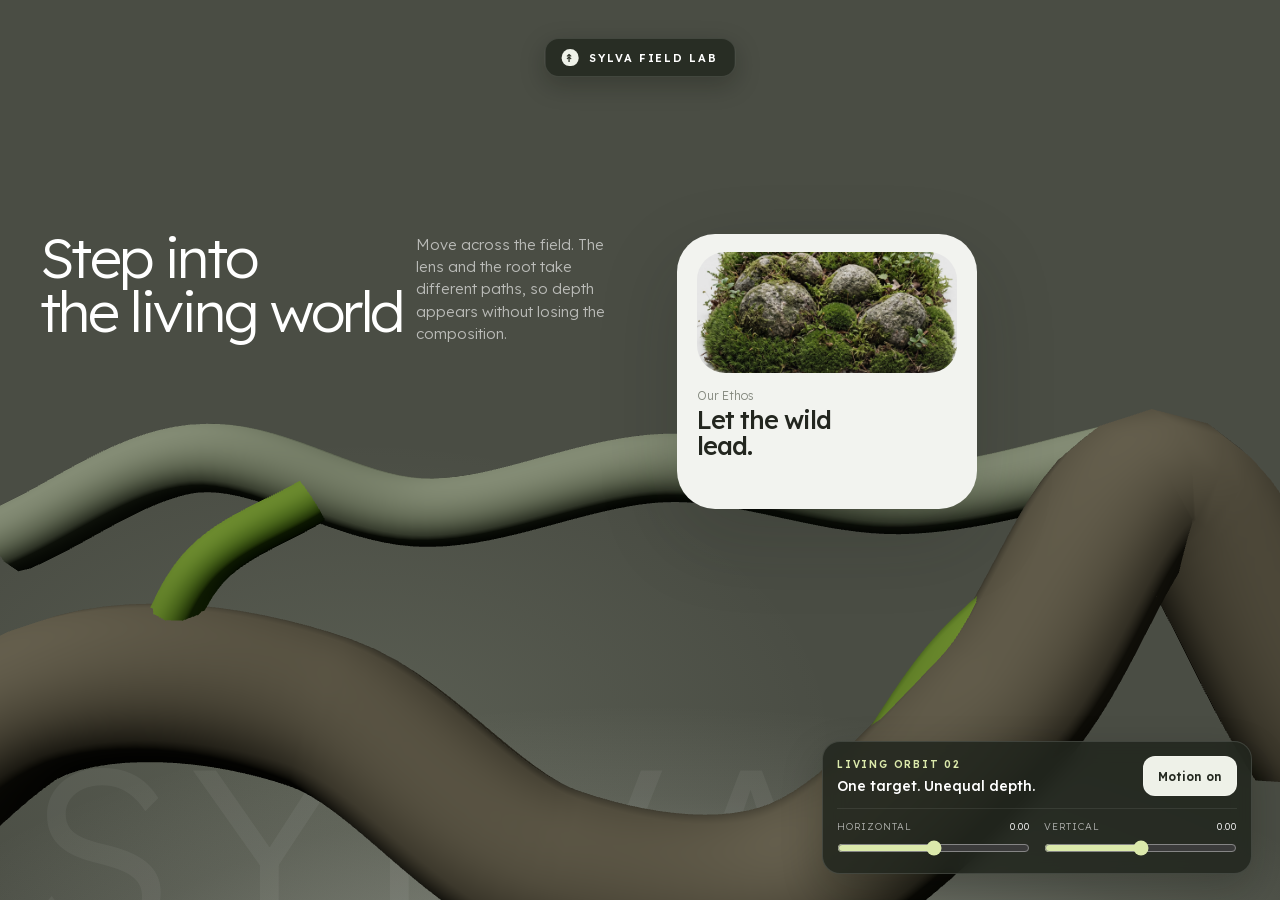
<file: .claude/skills/add-mouse-driven-orbit/demo/index.html>
<!doctype html>
<html lang="en">
<head>
  <meta charset="utf-8">
  <meta name="viewport" content="width=device-width, initial-scale=1">
  <title>Sylva — Living Orbit</title>
  <meta name="description" content="A damped pointer target creates shallow camera and object orbit depth.">
  <style>
    @font-face{font-family:Lexend;src:url("assets/lexend-latin.woff2") format("woff2");font-weight:100 900;font-display:swap}
    :root{color-scheme:dark;--field:#4a4d44;--ink:#fff;--soft:rgba(255,255,255,.62);--line:rgba(255,255,255,.08);--card:#f2f3ef;--card-ink:#23261f;--accent:#dbe9ab;--px:0;--py:0}
    *{box-sizing:border-box}html,body{margin:0;width:100%;height:100%;overflow:hidden;background:#3d4039}body{font-family:Lexend,system-ui,sans-serif;color:var(--ink);font-weight:300}
    button,input{font:inherit}
    .hero{position:relative;isolation:isolate;min-height:100svh;overflow:hidden;background:radial-gradient(72% 44% at 50% 117%,rgba(238,243,231,.48),rgba(238,243,231,.08) 65%,transparent 88%),radial-gradient(52% 46% at 28% 82%,rgba(224,236,207,.11),transparent 72%),var(--field)}
    .hero::before{content:"";position:absolute;inset:0;z-index:1;pointer-events:none;background:linear-gradient(90deg,transparent calc(25% - .5px),var(--line) 25%,transparent calc(25% + .5px),transparent calc(50% - .5px),var(--line) 50%,transparent calc(50% + .5px),transparent calc(75% - .5px),var(--line) 75%,transparent calc(75% + .5px))}
    canvas{position:absolute;inset:0;width:100%;height:100%;z-index:2;pointer-events:none}
    .brand{position:absolute;z-index:5;top:38px;left:50%;transform:translateX(-50%) translate3d(calc(var(--px)*-3px),calc(var(--py)*-2px),0);display:flex;align-items:center;gap:10px;padding:10px 16px;border:1px solid rgba(255,255,255,.12);border-radius:14px;background:rgba(31,37,28,.78);box-shadow:0 8px 24px rgba(10,14,8,.26);font-size:11px;font-weight:600;letter-spacing:.18em;text-transform:uppercase}
    .brand i{width:17px;height:17px;border-radius:50% 50% 45% 45%;display:grid;place-items:center;background:#eff2e9;color:#2e3329;font-style:normal}
    .copy{position:absolute;z-index:4;left:3.1vw;top:25.5%;max-width:440px;transform:translate3d(calc(var(--px)*8px),calc(var(--py)*5px),0)}
    h1{margin:0;font-size:clamp(46px,4.45vw,72px);font-weight:300;line-height:.95;letter-spacing:-.045em}
    .lede{position:absolute;z-index:4;left:32.5%;top:26%;width:210px;margin:0;color:var(--soft);font-size:15px;line-height:1.48;transform:translate3d(calc(var(--px)*5px),calc(var(--py)*3px),0)}
    .card{position:absolute;z-index:3;right:23.7%;top:26%;width:300px;height:275px;padding:18px 20px;border-radius:38px;background:var(--card);color:var(--card-ink);box-shadow:0 28px 80px rgba(24,27,20,.18);transform:translate3d(calc(var(--px)*-10px),calc(var(--py)*-6px),0)}
    .card img{width:100%;height:121px;object-fit:cover;border-radius:28px;display:block}
    .eyebrow{margin:15px 0 4px;color:#85897f;font-size:12px}.card h2{max-width:160px;margin:0;font-size:25px;line-height:1.02;font-weight:500;letter-spacing:-.04em}
    .ghost{position:absolute;z-index:1;left:2%;bottom:-48px;color:rgba(255,255,255,.055);font-size:clamp(120px,19vw,300px);line-height:.8;letter-spacing:.08em;white-space:nowrap}
    .instrument{position:absolute;z-index:6;right:28px;bottom:26px;width:min(430px,calc(100% - 36px));padding:14px;border:1px solid rgba(255,255,255,.13);border-radius:18px;background:rgba(33,38,30,.86);box-shadow:0 16px 40px rgba(12,15,10,.24);backdrop-filter:blur(10px)}
    .instrument-head{display:flex;align-items:center;justify-content:space-between;gap:14px}.kicker{margin:0 0 4px;color:var(--accent);font-size:10px;font-weight:600;letter-spacing:.18em;text-transform:uppercase}.instrument strong{font-size:14px;font-weight:500}
    .motion{min-height:40px;padding:0 14px;border:1px solid rgba(255,255,255,.2);border-radius:12px;background:#eef1e8;color:#252a21;font-weight:600;font-size:12px;cursor:pointer}
    .sliders{display:grid;grid-template-columns:1fr 1fr;gap:14px;margin-top:12px;padding-top:11px;border-top:1px solid var(--line)}
    label{display:grid;grid-template-columns:1fr auto;gap:4px 10px;color:var(--soft);font-size:10px;letter-spacing:.08em;text-transform:uppercase}output{color:#fff;font-variant-numeric:tabular-nums}
    input[type=range]{grid-column:1/-1;width:100%;height:22px;margin:0;accent-color:#dbe9ab;cursor:pointer}
    button:focus-visible,input:focus-visible{outline:3px solid #efffa8;outline-offset:3px}
    .sr{position:absolute;width:1px;height:1px;padding:0;margin:-1px;overflow:hidden;clip:rect(0,0,0,0);white-space:nowrap;border:0}
    @media(max-width:700px){
      .hero{min-height:844px}.brand{top:22px}.copy{left:24px;right:24px;top:112px}.copy h1{font-size:52px;max-width:345px}.lede{left:24px;top:235px;width:310px;font-size:14px}
      .card{right:22px;top:335px;width:236px;height:218px;padding:13px;border-radius:30px}.card img{height:96px;border-radius:22px}.card .eyebrow{margin-top:10px}.card h2{font-size:20px}
      .instrument{right:18px;bottom:18px}.ghost{bottom:140px;left:-10px;font-size:112px}
    }
  </style>
</head>
<body>
  <main class="hero" id="hero">
    <canvas id="scene" aria-hidden="true"></canvas>
    <div class="brand"><i aria-hidden="true">↟</i> Sylva field lab</div>
    <div class="copy"><h1>Step into<br>the living world</h1></div>
    <p class="lede">Move across the field. The lens and the root take different paths, so depth appears without losing the composition.</p>
    <article class="card">
      <img src="assets/card-ethos.jpg" alt="Moss and lichen growing over rounded stones">
      <p class="eyebrow">Our Ethos</p><h2>Let the wild lead.</h2>
    </article>
    <div class="ghost" aria-hidden="true">SYLVA</div>
    <section class="instrument" aria-labelledby="instrument-title">
      <div class="instrument-head">
        <div><p class="kicker">Living orbit 02</p><strong id="instrument-title">One target. Unequal depth.</strong></div>
        <button class="motion" id="motion" type="button" aria-pressed="true">Motion on</button>
      </div>
      <div class="sliders">
        <label for="axis-x">Horizontal <output id="out-x">0.00</output><input id="axis-x" type="range" min="-1" max="1" step=".01" value="0"></label>
        <label for="axis-y">Vertical <output id="out-y">0.00</output><input id="axis-y" type="range" min="-1" max="1" step=".01" value="0"></label>
      </div>
    </section>
    <p class="sr" id="status" aria-live="polite"></p>
  </main>
  <script src="assets/three.min.js"></script>
  <script>
  (() => {
    "use strict";
    const hero=document.querySelector("#hero"),canvas=document.querySelector("#scene");
    const motionButton=document.querySelector("#motion"),axisX=document.querySelector("#axis-x"),axisY=document.querySelector("#axis-y");
    const outX=document.querySelector("#out-x"),outY=document.querySelector("#out-y"),status=document.querySelector("#status");
    const reduced=new URLSearchParams(location.search).get("reduced")==="1"||matchMedia("(prefers-reduced-motion: reduce)").matches;
    const renderer=new THREE.WebGLRenderer({canvas,alpha:true,antialias:true});
    renderer.setClearColor(0x000000,0);renderer.setPixelRatio(Math.min(devicePixelRatio||1,2));
    if("outputEncoding" in renderer)renderer.outputEncoding=THREE.sRGBEncoding;
    const scene=new THREE.Scene(),camera=new THREE.PerspectiveCamera(40,1,10,5000),DIST=1400;
    camera.position.set(0,0,DIST);
    renderer.toneMapping=THREE.ACESFilmicToneMapping;renderer.toneMappingExposure=.78;
    scene.add(new THREE.HemisphereLight(0xdfe8cf,0x0d100a,.48));
    const key=new THREE.DirectionalLight(0xf5f7dd,.82);key.position.set(-500,700,900);scene.add(key);
    const nearGroup=new THREE.Group(),farGroup=new THREE.Group();scene.add(farGroup,nearGroup);
    const resources=[];
    function material(color,roughness=.9){const m=new THREE.MeshStandardMaterial({color,roughness,metalness:0});resources.push(m);return m}
    const nearMat=material(0x233908),farMat=material(0x343a2d),barkMat=material(0x211d17);
    function limb(group,points,radius,mat,segments=72){
      const curve=new THREE.CatmullRomCurve3(points.map(p=>new THREE.Vector3(...p)),false,"centripetal",.5);
      const geo=new THREE.TubeGeometry(curve,segments,radius,10,false);resources.push(geo);
      const mesh=new THREE.Mesh(geo,mat);group.add(mesh);return mesh;
    }
    limb(nearGroup,[[-880,-250,0],[-630,-55,30],[-360,-75,-8],[-90,-235,22],[170,-250,10],[390,-38,56],[565,205,24],[760,-65,12]],88,barkMat,100);
    limb(nearGroup,[[-860,-220,20],[-620,-26,52],[-350,-42,25],[-85,-205,50],[170,-218,42],[392,-10,88],[560,228,54],[742,-40,42]],36,nearMat,100);
    limb(nearGroup,[[250,-150,12],[360,26,38],[490,120,22],[655,148,-4]],33,nearMat,54);
    limb(nearGroup,[[-555,-62,15],[-482,88,32],[-375,162,-5]],27,nearMat,42);
    limb(farGroup,[[-930,-30,-180],[-640,90,-150],[-320,10,-170],[40,76,-150],[390,28,-180],[760,105,-150]],52,farMat,90);
    nearGroup.rotation.z=-.03;farGroup.position.y=60;

    const target={x:reduced ? .28 : 0,y:reduced ? -.12 : 0};
    const smooth={x:target.x,y:target.y};
    let motionOn=true,width=1,height=1,rect={left:0,top:0,width:1,height:1};
    let visible=true,raf=0,last=0,lastPublished="",destroyed=false;

    function publish(){
      const x=Math.round(smooth.x*1000)/1000,y=Math.round(smooth.y*1000)/1000,key=x+","+y;
      if(key===lastPublished)return;lastPublished=key;
      hero.style.setProperty("--px",x);hero.style.setProperty("--py",y);
      outX.value=x.toFixed(2);outY.value=y.toFixed(2);
    }
    function pose(){
      camera.position.x=-smooth.x*26;camera.position.y=smooth.y*16;
      camera.lookAt(camera.position.x*.42,camera.position.y*.42,0);
      nearGroup.rotation.y=smooth.x*.055;nearGroup.rotation.x=smooth.y*.026;
      farGroup.rotation.y=smooth.x*.030;
      publish();renderer.render(scene,camera);
    }
    function tick(now){
      raf=0;if(!visible||document.hidden||destroyed)return;
      const dt=last?Math.min(1/30,(now-last)/1000):1/60;last=now;
      if(!reduced){
        const a=1-Math.pow(1-.055,dt*60);
        smooth.x+=(target.x-smooth.x)*a;smooth.y+=(target.y-smooth.y)*a;
      }
      pose();
      if(!reduced&&motionOn)start();
    }
    function start(){if(!raf&&!destroyed){last=0;raf=requestAnimationFrame(tick)}}
    function stop(){cancelAnimationFrame(raf);raf=0;last=0}
    function resize(){
      width=hero.clientWidth;height=hero.clientHeight;if(!width||!height)return;
      rect=hero.getBoundingClientRect();renderer.setPixelRatio(Math.min(devicePixelRatio||1,2));renderer.setSize(width,height,false);
      camera.fov=2*Math.atan((height/2)/DIST)*180/Math.PI;camera.aspect=width/height;camera.updateProjectionMatrix();
      const mobile=width<700,scale=mobile ? .52 : Math.min(1,width/1440);
      nearGroup.scale.setScalar(scale);farGroup.scale.setScalar(scale*.94);
      nearGroup.position.set(mobile?-70:0,mobile?-235:-205,0);farGroup.position.set(mobile?-40:0,mobile?-130:-85,-180);
      pose();
    }
    function pointerMove(event){
      if(!motionOn||reduced||event.pointerType==="touch")return;
      target.x=((event.clientX-rect.left)/rect.width)*2-1;
      target.y=((event.clientY-rect.top)/rect.height)*2-1;start();
    }
    function pointerLeave(){if(!motionOn||reduced)return;target.x=0;target.y=0;start()}
    function sliderInput(){
      target.x=+axisX.value;target.y=+axisY.value;
      if(reduced){smooth.x=target.x;smooth.y=target.y;pose()}else start();
      status.textContent="Orbit pose set to "+target.x.toFixed(2)+", "+target.y.toFixed(2)+".";
    }
    function toggleMotion(){
      motionOn=!motionOn;motionButton.setAttribute("aria-pressed",String(motionOn));motionButton.textContent=motionOn?"Motion on":"Motion still";
      if(!motionOn){target.x=target.y=0}else{target.x=+axisX.value;target.y=+axisY.value}
      status.textContent=motionOn?"Pointer orbit enabled.":"Pointer orbit paused at center.";
      if(reduced){smooth.x=target.x;smooth.y=target.y;pose()}else start();
    }
    const ro=new ResizeObserver(resize);ro.observe(hero);
    const io=new IntersectionObserver(([entry])=>{visible=entry.isIntersecting;if(visible){pose();if(!reduced&&motionOn)start()}else stop()},{threshold:.02});io.observe(hero);
    function visibility(){document.hidden?stop():(reduced?pose():start())}
    hero.addEventListener("pointermove",pointerMove,{passive:true});hero.addEventListener("pointerleave",pointerLeave);
    axisX.addEventListener("input",sliderInput);axisY.addEventListener("input",sliderInput);motionButton.addEventListener("click",toggleMotion);
    document.addEventListener("visibilitychange",visibility);
    function destroy(){
      if(destroyed)return;destroyed=true;stop();ro.disconnect();io.disconnect();
      hero.removeEventListener("pointermove",pointerMove);hero.removeEventListener("pointerleave",pointerLeave);
      document.removeEventListener("visibilitychange",visibility);resources.forEach(r=>r.dispose());renderer.dispose();
    }
    addEventListener("pagehide",destroy,{once:true});
    window.__skillDemo={name:"add-mouse-driven-orbit",reduced,getState:()=>({target:{...target},smooth:{...smooth},motionOn,rafActive:!!raf})};
    axisX.value=target.x;axisY.value=target.y;resize();pose();if(!reduced)start();
  })();
  </script>
</body>
</html>
</file>
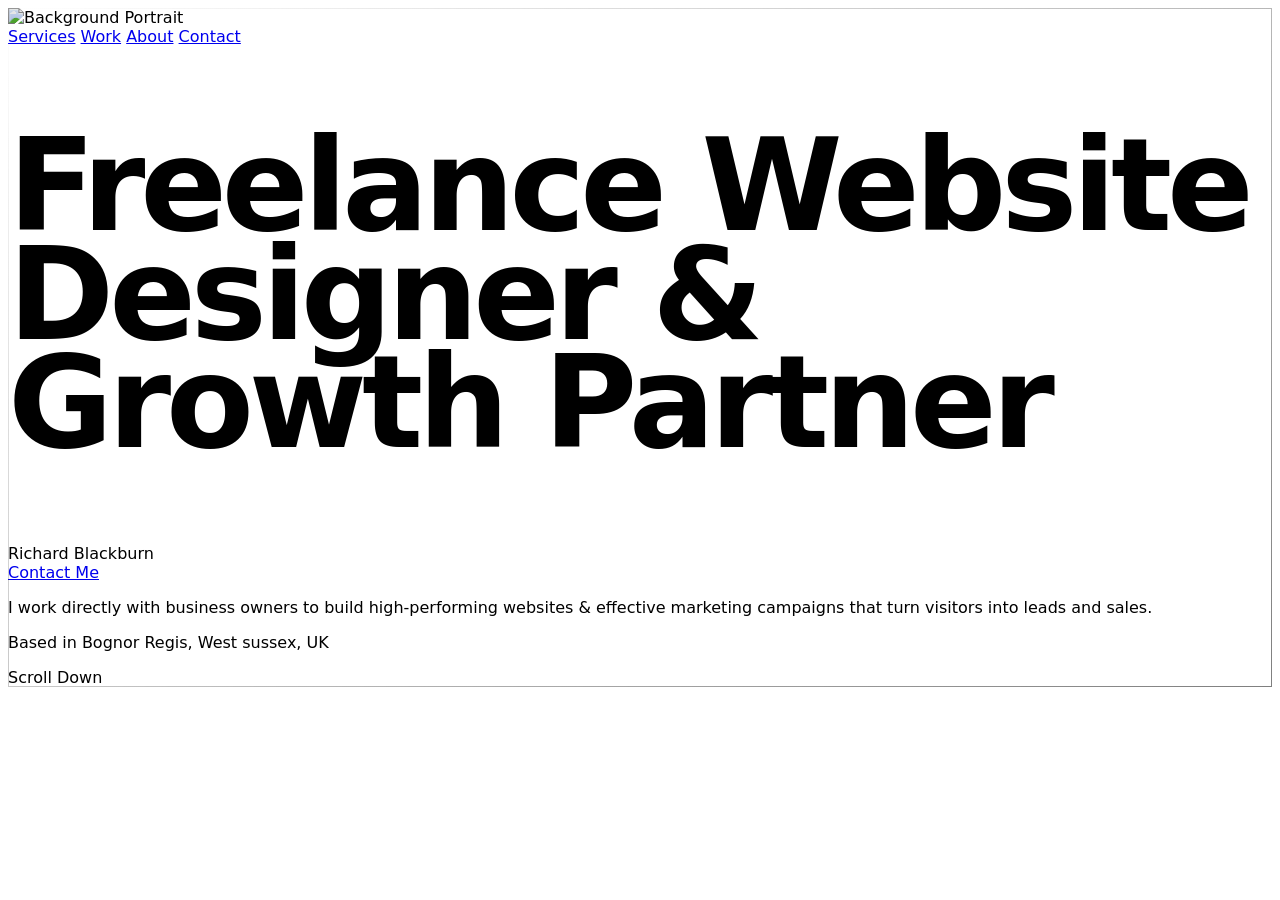
<file: .claude/skills/agency-grid-layout-minimal/demo/index.html>
<!doctype html>
<html lang="en">
<head>
  <meta charset="utf-8">
  <meta name="viewport" content="width=device-width, initial-scale=1">
  <meta name="neuform-sandboxed-demo" content="1">
  <meta http-equiv="Content-Security-Policy" content="default-src 'none'; connect-src 'self'; frame-src 'self'; script-src 'unsafe-inline'; style-src 'unsafe-inline'; base-uri 'none'; form-action 'none'; object-src 'none'">
  <title>Sandboxed Neuform demo</title>
  <style>
    html, body, iframe { width: 100%; height: 100%; margin: 0; border: 0; }
    body { overflow: hidden; background: #0b0b0b; }
    iframe { display: block; background: white; }
    .error { box-sizing: border-box; min-height: 100%; padding: 32px; color: #fff; font: 16px/1.5 system-ui, sans-serif; }
  </style>
</head>
<body>
  <iframe id="neuform-demo" title="Sandboxed Neuform design demo" sandbox="allow-scripts" referrerpolicy="no-referrer"></iframe>
  <script>
    const encodedHtml = "[base64]";
    const assetFiles = ["assets/page-01-0d868fef-f560-45ca-ab35-5dad4fc29059-3840w.webp"];
    const runtimeFiles = ["../../../../assets/runtime/runtime-027051effa47-gsap-min.js","../../../../assets/runtime/runtime-163ebd087cfc-iconify-icon-min.js","../../../../assets/runtime/runtime-ccc8894b3418-runtime.js"];
    const frame = document.getElementById("neuform-demo");
    const decodeBytes = (value) => Uint8Array.from(atob(value), (character) => character.charCodeAt(0));
    const decode = (value) => new TextDecoder().decode(decodeBytes(value));
    const encodeBytes = (bytes) => {
      let binary = "";
      for (let index = 0; index < bytes.length; index += 32768) {
        binary += String.fromCharCode(...bytes.subarray(index, index + 32768));
      }
      return btoa(binary);
    };
    const mediaTypes = {
      avif: "image/avif",
      gif: "image/gif",
      jpg: "image/jpeg",
      jpeg: "image/jpeg",
      mp4: "video/mp4",
      png: "image/png",
      webm: "video/webm",
      webp: "image/webp"
    };
    const loadAsset = async (file) => {
      const response = await fetch(file, { cache: "no-store", credentials: "omit", redirect: "error" });
      if (!response.ok) throw new Error("Could not load local demo asset: " + file);
      const extension = file.split(".").pop().toLowerCase();
      const contentType = mediaTypes[extension] || "application/octet-stream";
      const bytes = new Uint8Array(await response.arrayBuffer());
      return { base64: encodeBytes(bytes), contentType, file, kind: "asset" };
    };
    Promise.allSettled(assetFiles.map(loadAsset)).then((results) => {
      const runtimeSources = runtimeFiles.map((file) => new URL(file, location.href).href).join(" ");
      const source = decode(encodedHtml).replace("__NEUFORM_RUNTIME_SOURCES__", runtimeSources);
      const mediaAssets = [];
      for (const result of results) {
        if (result.status !== "fulfilled") continue;
        mediaAssets.push(result.value);
      }
      frame.addEventListener("load", () => {
        frame.contentWindow.postMessage({ type: "neuform-assets-v1", assets: mediaAssets }, "*");
      }, { once: true });
      frame.srcdoc = source;
    }).catch((error) => {
      document.body.innerHTML = '<div class="error">Unable to load this sandboxed demo.</div>';
      console.error(error);
    });
  </script>
</body>
</html>
</file>
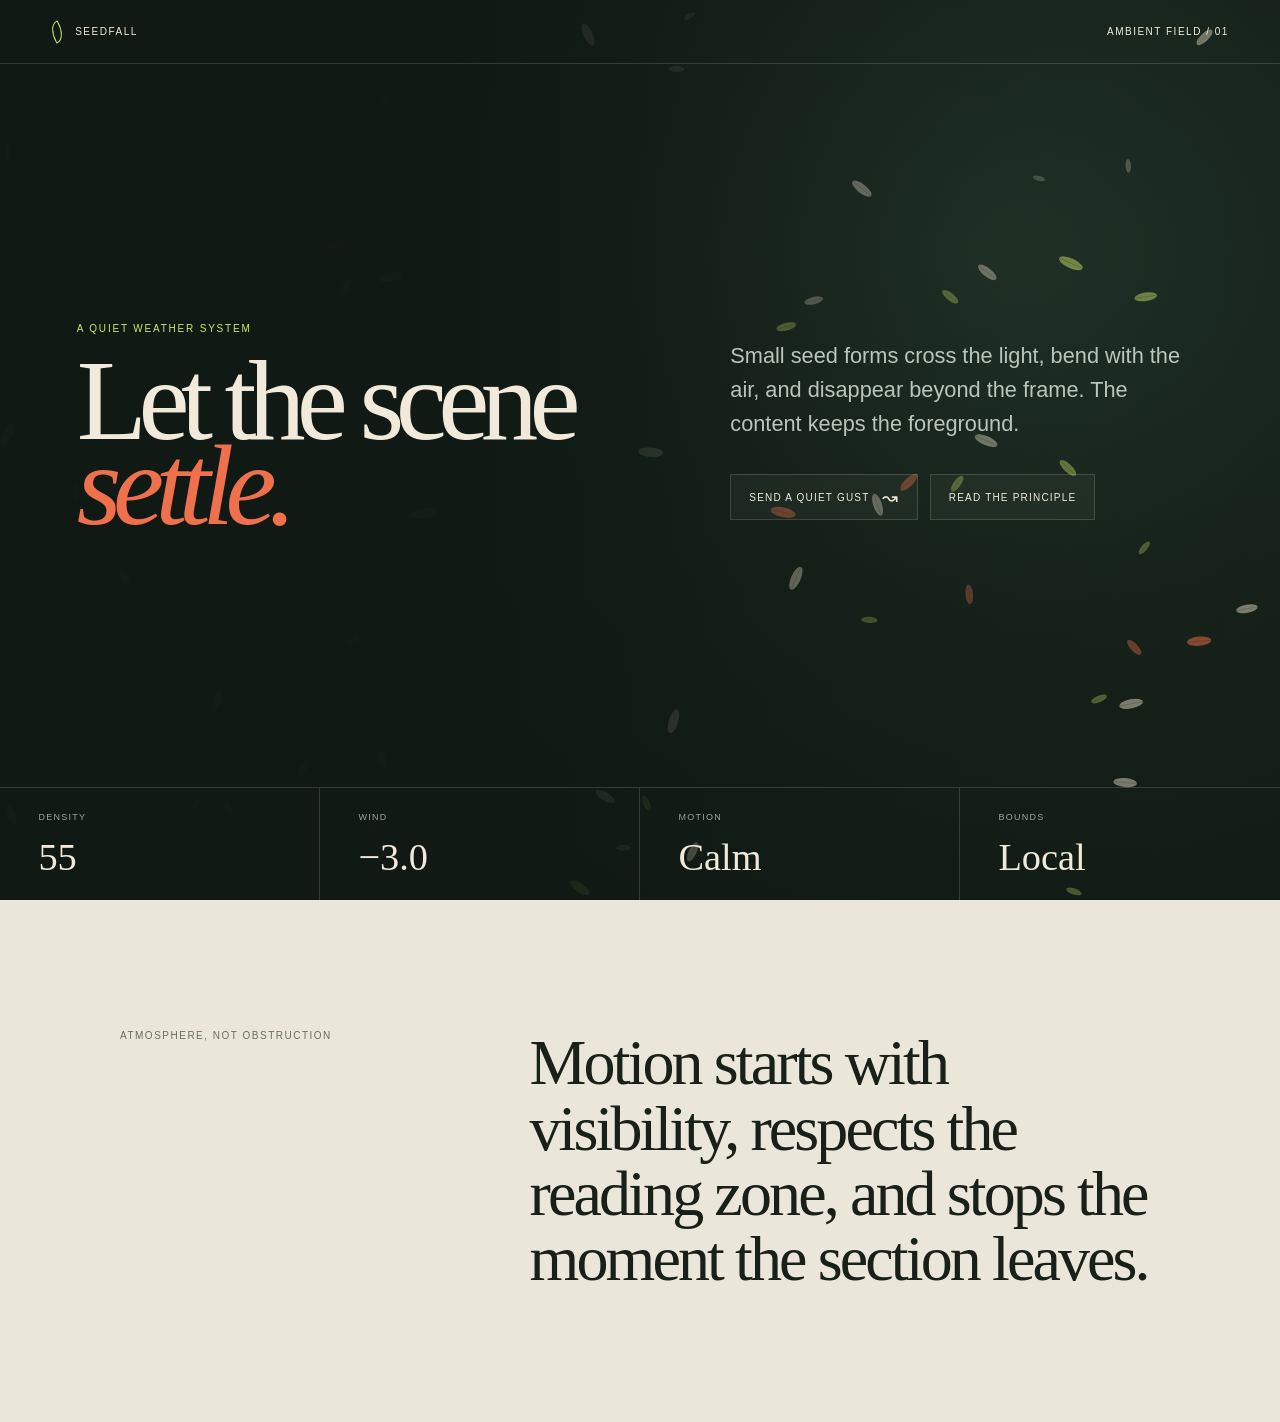
<file: .claude/skills/ambient-section-particles/demo/index.html>
<!doctype html>
<html lang="en">
<head>
  <meta charset="utf-8">
  <meta name="viewport" content="width=device-width, initial-scale=1">
  <meta name="description" content="A visibility-aware ambient seed particle field demo.">
  <title>Seedfall — Ambient Section Particles</title>
  <style>
    :root { color-scheme: dark; --night: #101914; --paper: #f1eadb; --muted: #9aa89d; --line: rgba(241,234,219,.16); --lime: #cde96d; --coral: #ef704d; }
    * { box-sizing: border-box; }
    body { margin: 0; min-width: 320px; background: #ebe6da; color: #182018; font-family: Arial, Helvetica, sans-serif; }
    .particle-section { position: relative; min-height: 100svh; overflow: hidden; isolation: isolate; display: grid; grid-template-rows: auto 1fr auto; color: var(--paper); background: radial-gradient(circle at 78% 28%, #263a2d 0, #17241b 31%, var(--night) 70%); }
    canvas { position: absolute; z-index: -1; inset: 0; width: 100%; height: 100%; pointer-events: none; }
    .wash { position: absolute; z-index: -1; inset: 0; background: linear-gradient(90deg, rgba(16,25,20,.94) 0 35%, rgba(16,25,20,.48) 57%, rgba(16,25,20,.12)); pointer-events: none; }
    .topbar { min-height: 64px; display: flex; justify-content: space-between; align-items: center; padding: 0 clamp(20px,4vw,60px); border-bottom: 1px solid var(--line); text-transform: uppercase; letter-spacing: .15em; font-size: 10px; }
    .brand { display: flex; align-items: center; gap: 12px; }
    .brand::before { content: ""; width: 10px; height: 18px; border: 1px solid var(--lime); border-radius: 90% 0 90% 0; transform: rotate(-30deg); }
    .hero { width: min(1500px, 100%); margin: auto; padding: clamp(56px,8vw,116px) clamp(20px,6vw,88px); display: grid; grid-template-columns: minmax(0,1fr) minmax(300px,.82fr); align-items: end; gap: clamp(34px,6vw,96px); }
    .kicker { display: block; margin-bottom: 24px; color: var(--lime); font-size: 10px; letter-spacing: .18em; text-transform: uppercase; }
    h1 { max-width: 760px; margin: 0; font: 400 clamp(72px,9vw,142px)/.74 Georgia, "Times New Roman", serif; letter-spacing: -.075em; }
    h1 em { display: block; color: var(--coral); font-weight: 400; }
    .copy { width: 100%; max-width: 530px; min-width: 0; padding-bottom: 8px; }
    .copy p { margin: 0 0 34px; color: #bac5bc; font-size: clamp(17px,1.7vw,22px); line-height: 1.55; }
    .actions { display: flex; flex-wrap: wrap; gap: 12px; }
    button, .link { min-height: 46px; padding: 0 18px; border: 1px solid var(--line); color: var(--paper); background: rgba(241,234,219,.04); display: inline-flex; align-items: center; gap: 12px; text-decoration: none; text-transform: uppercase; letter-spacing: .12em; font-size: 10px; cursor: pointer; }
    button:hover, .link:hover { background: var(--paper); color: var(--night); }
    button::after { content: "↝"; font-size: 19px; }
    .metrics { display: grid; grid-template-columns: repeat(4,1fr); border-top: 1px solid var(--line); }
    .metric { min-height: 112px; padding: 24px clamp(16px,3vw,42px); border-right: 1px solid var(--line); display: flex; flex-direction: column; justify-content: space-between; }
    .metric:last-child { border-right: 0; }
    .metric span { color: var(--muted); font-size: 9px; letter-spacing: .14em; text-transform: uppercase; }
    .metric strong { font: 400 clamp(26px,3vw,46px)/1 Georgia, serif; }
    .after { min-height: 58vh; padding: 90px clamp(22px,6vw,88px); display: grid; place-items: center; background: #ebe6da; }
    .after div { width: min(1040px,100%); display: grid; grid-template-columns: .7fr 1.3fr; gap: 70px; align-items: start; }
    .after span { color: #65705f; font-size: 10px; letter-spacing: .15em; text-transform: uppercase; }
    .after p { margin: 0; font: 400 clamp(36px,5vw,72px)/1.02 Georgia, serif; letter-spacing: -.045em; }
    :focus-visible { outline: 3px solid var(--lime); outline-offset: 4px; }
    @media (max-width: 760px) {
      .particle-section { min-height: 760px; }
      .hero { grid-template-columns: 1fr; padding-top: 70px; }
      .hero > * { min-width: 0; }
      h1 { max-width: 100%; font-size: clamp(64px,19vw,92px); overflow-wrap: anywhere; }
      .copy { max-width: 100%; min-width: 0; }
      .copy p { font-size: 16px; }
      .wash { background: linear-gradient(180deg, rgba(16,25,20,.8), rgba(16,25,20,.42)); }
      .metrics { grid-template-columns: repeat(2,1fr); }
      .metric:nth-child(2) { border-right: 0; }
      .metric:nth-child(-n+2) { border-bottom: 1px solid var(--line); }
      .after div { grid-template-columns: 1fr; gap: 30px; }
    }
    @media (prefers-reduced-motion: reduce) { button { display: none; } }
  </style>
</head>
<body>
  <main>
    <section class="particle-section" aria-labelledby="title">
      <canvas aria-hidden="true"></canvas><div class="wash"></div>
      <header class="topbar"><span class="brand">Seedfall</span><span>Ambient field / 01</span></header>
      <div class="hero">
        <div><span class="kicker">A quiet weather system</span><h1 id="title">Let the scene <em>settle.</em></h1></div>
        <div class="copy"><p>Small seed forms cross the light, bend with the air, and disappear beyond the frame. The content keeps the foreground.</p><div class="actions"><button type="button" class="gust">Send a quiet gust</button><a class="link" href="#principle">Read the principle</a></div><span class="status" aria-live="polite"></span></div>
      </div>
      <div class="metrics" aria-label="Particle system settings"><div class="metric"><span>Density</span><strong class="count">00</strong></div><div class="metric"><span>Wind</span><strong>−3.0</strong></div><div class="metric"><span>Motion</span><strong>Calm</strong></div><div class="metric"><span>Bounds</span><strong>Local</strong></div></div>
    </section>
    <section class="after" id="principle"><div><span>Atmosphere, not obstruction</span><p>Motion starts with visibility, respects the reading zone, and stops the moment the section leaves.</p></div></section>
  </main>
  <script>
    (() => {
      const section = document.querySelector('.particle-section');
      const canvas = section.querySelector('canvas');
      const context = canvas.getContext('2d');
      const countLabel = document.querySelector('.count');
      const status = document.querySelector('.status');
      const reduced = matchMedia('(prefers-reduced-motion: reduce)').matches;
      const pointer = { x: -9999, y: -9999, force: 0 };
      let width = 0, height = 0, ratio = 1, particles = [], frame = 0, visible = false, last = 0, gust = 0;

      function seeded(index) { const x = Math.sin(index * 9283.13) * 43758.5453; return x - Math.floor(x); }
      function makeParticle(index, randomY = true) {
        const depth = .25 + seeded(index + 5) * .75;
        return {
          x: seeded(index + 1) * width,
          y: randomY ? seeded(index + 2) * height : -30,
          size: 4 + depth * 9,
          speed: 10 + depth * 18,
          sway: 10 + seeded(index + 3) * 24,
          phase: seeded(index + 4) * Math.PI * 2,
          rotation: seeded(index + 8) * Math.PI * 2,
          spin: (seeded(index + 9) - .5) * 1.3,
          alpha: .18 + depth * .5,
          depth
        };
      }

      function resize() {
        const rect = canvas.getBoundingClientRect();
        width = rect.width; height = rect.height; ratio = Math.min(devicePixelRatio || 1, 2);
        canvas.width = Math.round(width * ratio); canvas.height = Math.round(height * ratio);
        context.setTransform(ratio, 0, 0, ratio, 0, 0);
        const target = reduced ? 18 : Math.max(28, Math.min(76, Math.round(width * height / 21000)));
        particles = Array.from({ length: target }, (_, index) => particles[index] || makeParticle(index));
        countLabel.textContent = String(target).padStart(2, '0');
        last = 0;
        draw(0);
      }

      function draw(time) {
        const dt = last ? Math.min(.034, (time - last) / 1000) : 0; last = time;
        context.clearRect(0, 0, width, height);
        particles.forEach((particle, index) => {
          if (!reduced && dt) {
            const quietZone = particle.x < width * .57 ? .28 : 1;
            const dx = particle.x - pointer.x, dy = particle.y - pointer.y;
            const distance = Math.hypot(dx, dy);
            if (distance < 130 && pointer.force > 0) {
              const push = (1 - distance / 130) * pointer.force * 95 * dt;
              particle.x += dx / Math.max(1, distance) * push;
              particle.y += dy / Math.max(1, distance) * push;
            }
            particle.phase += dt * (.8 + particle.depth);
            particle.x += (-3 + Math.sin(particle.phase) * particle.sway + gust * 34) * dt * quietZone;
            particle.y += particle.speed * dt;
            particle.rotation += particle.spin * dt;
            if (particle.y > height + 30 || particle.x < -50 || particle.x > width + 50) Object.assign(particle, makeParticle(index + Math.round(time), false), { x: seeded(index + time) * width });
          }
          context.save();
          context.translate(particle.x, particle.y); context.rotate(particle.rotation); context.globalAlpha = particle.alpha * (particle.x < width * .54 ? .42 : 1);
          context.fillStyle = index % 7 === 0 ? '#ef704d' : index % 3 === 0 ? '#cde96d' : '#e8dfc9';
          context.beginPath(); context.ellipse(0, 0, particle.size * .38, particle.size, 0, 0, Math.PI * 2); context.fill();
          context.strokeStyle = 'rgba(16,25,20,.42)'; context.lineWidth = .7; context.beginPath(); context.moveTo(0, -particle.size); context.lineTo(0, particle.size); context.stroke();
          context.restore();
        });
        pointer.force *= .94; gust *= .95;
      }

      function loop(time) { draw(time); if (visible && !reduced && !document.hidden) frame = requestAnimationFrame(loop); else frame = 0; }
      function start() { if (!frame && visible && !reduced && !document.hidden) { last = 0; frame = requestAnimationFrame(loop); } }
      function stop() { cancelAnimationFrame(frame); frame = 0; }

      new ResizeObserver(resize).observe(canvas);
      new IntersectionObserver(([entry]) => { visible = entry.isIntersecting; visible ? start() : stop(); }, { threshold: .04 }).observe(section);
      section.addEventListener('pointermove', event => { const rect = canvas.getBoundingClientRect(); pointer.x = event.clientX - rect.left; pointer.y = event.clientY - rect.top; pointer.force = 1; }, { passive: true });
      section.addEventListener('pointerleave', () => { pointer.x = pointer.y = -9999; });
      document.querySelector('.gust').addEventListener('click', () => { gust = 1; status.textContent = 'A gentle gust moved through the field.'; setTimeout(() => status.textContent = '', 1800); start(); });
      document.addEventListener('visibilitychange', () => document.hidden ? stop() : start());
      addEventListener('pagehide', stop, { once: true });
      resize(); if (reduced) draw(0);
    })();
  </script>
</body>
</html>
</file>
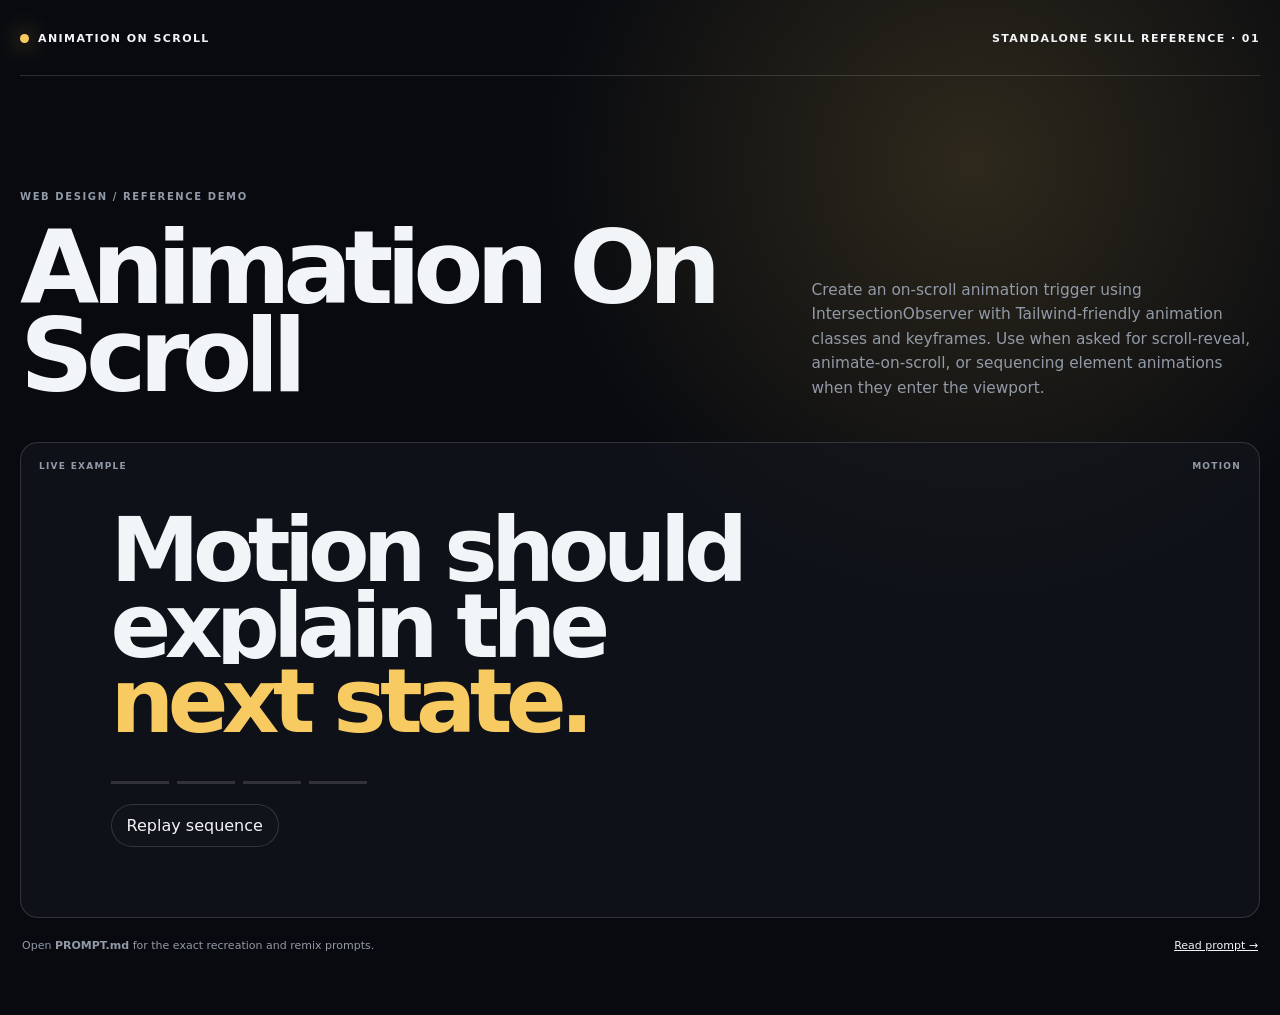
<file: .claude/skills/animation-on-scroll/demo/index.html>
<!doctype html>
<html lang="en">
<head>
  <meta charset="utf-8">
  <meta name="viewport" content="width=device-width, initial-scale=1">
  <link rel="icon" href="data:,">
  <title>Animation On Scroll · Skill Demo</title>
  <style>:root{--bg:#080a0f;--panel:rgba(18,21,29,.72);--panelStrong:#121620;--ink:#f2f5f7;--muted:#929aa7;--line:rgba(255,255,255,.14);--accent:hsl(42 92% 68%);font-family:Inter,ui-sans-serif,system-ui,-apple-system,BlinkMacSystemFont,"Segoe UI",sans-serif;color:var(--ink);background:var(--bg)}
*{box-sizing:border-box}html{background:var(--bg);scroll-behavior:smooth}body{min-width:320px;margin:0;background:radial-gradient(circle at var(--mx,76%) var(--my,16%),color-mix(in srgb,var(--accent) 16%,transparent),transparent 34%),var(--bg);color:var(--ink)}button,a{font:inherit;color:inherit}button{border:1px solid var(--line);border-radius:999px;padding:11px 15px;background:var(--panel);cursor:pointer}button:hover,button:focus-visible{border-color:var(--accent);outline:2px solid color-mix(in srgb,var(--accent) 42%,transparent);outline-offset:3px}.shell{width:min(1280px,calc(100% - 40px));min-height:100svh;margin:auto;padding:22px 0 40px}.topbar{display:flex;align-items:center;justify-content:space-between;padding:10px 0 30px;border-bottom:1px solid var(--line);font-size:11px;font-weight:700;letter-spacing:.13em;text-transform:uppercase}.brand{display:flex;gap:9px;align-items:center}.brand i{width:9px;height:9px;border-radius:50%;background:var(--accent);box-shadow:0 0 24px var(--accent)}.topbar a{text-decoration:none}.intro{display:grid;grid-template-columns:minmax(0,1.25fr) minmax(260px,.75fr);gap:44px;align-items:end;padding:clamp(54px,9vw,116px) 0 42px}.intro small{display:block;margin-bottom:22px;color:var(--muted);font-size:10px;font-weight:700;letter-spacing:.16em;text-transform:uppercase}.intro h1{max-width:11ch;margin:0;font-size:clamp(48px,8vw,112px);font-weight:580;letter-spacing:-.075em;line-height:.86}.intro p{max-width:48ch;margin:0;color:var(--muted);font-size:clamp(14px,1.2vw,18px);line-height:1.6}.showcase{position:relative;min-height:470px;overflow:hidden;border:1px solid var(--line);border-radius:18px;background:var(--panel);isolation:isolate}.showcaseHeader{position:absolute;z-index:5;top:18px;right:18px;left:18px;display:flex;justify-content:space-between;color:var(--muted);font-size:9px;font-weight:700;letter-spacing:.14em;text-transform:uppercase;pointer-events:none}.layoutStudy{display:grid;grid-template-columns:1.15fr .85fr;min-height:470px}.layoutHero{display:flex;flex-direction:column;justify-content:flex-end;padding:clamp(28px,5vw,70px);border-right:1px solid var(--line)}.layoutHero>span,.kicker{color:var(--muted);font-size:10px;font-weight:700;letter-spacing:.14em;text-transform:uppercase}.layoutHero h2,.landing h2{max-width:9ch;margin:18px 0;font-size:clamp(42px,6vw,84px);line-height:.9;letter-spacing:-.065em}.layoutHero p,.landing p{max-width:38ch;color:var(--muted);line-height:1.55}.layoutCards{display:grid;grid-template-rows:repeat(3,1fr)}.layoutCards article{display:flex;align-items:end;justify-content:space-between;padding:26px;border-bottom:1px solid var(--line)}.layoutCards article:last-child{border:0}.layoutCards b{color:var(--accent);font-size:34px}.layoutCards span{text-transform:uppercase;font-size:10px;letter-spacing:.15em}.pricing{display:grid;grid-template-columns:repeat(3,1fr);gap:1px;min-height:470px;background:var(--line)}.pricing article{display:flex;flex-direction:column;padding:80px 28px 28px;background:var(--panelStrong)}.pricing article.featured{background:linear-gradient(160deg,color-mix(in srgb,var(--accent) 20%,var(--panelStrong)),var(--panelStrong))}.pricing p{font-size:11px;letter-spacing:.13em;text-transform:uppercase}.pricing strong{margin:24px 0 8px;font-size:56px;letter-spacing:-.06em}.pricing span{color:var(--muted)}.pricing button{margin-top:auto}.landing{display:flex;min-height:470px;flex-direction:column;justify-content:center;padding:clamp(40px,8vw,100px);background:radial-gradient(circle at 75% 36%,color-mix(in srgb,var(--accent) 45%,transparent),transparent 24%)}.landing .actions{display:flex;gap:10px;margin-top:24px}.landing .actions button:first-child{color:var(--bg);background:var(--ink)}.landing .proof{display:flex;gap:28px;margin-top:54px;color:var(--muted);font-size:11px}.marquee{display:flex;min-height:470px;align-items:center;overflow:hidden;-webkit-mask-image:linear-gradient(90deg,transparent,#000 15%,#000 85%,transparent);mask-image:linear-gradient(90deg,transparent,#000 15%,#000 85%,transparent)}.marqueeTrack{display:flex;width:max-content;animation:marquee 18s linear infinite}.marqueeTrack span{min-width:220px;padding:34px;border:1px solid var(--line);font-size:22px;font-weight:700;letter-spacing:-.04em;text-align:center}.iconGrid,.contactSheet{display:grid;grid-template-columns:repeat(3,1fr);gap:1px;min-height:470px;background:var(--line)}.iconGrid article,.contactSheet article{position:relative;padding:70px 28px 28px;background:var(--panelStrong)}.number{position:absolute;top:22px;right:22px;color:var(--accent);font-size:11px}.glyph{display:grid;width:110px;height:110px;place-items:center;margin:30px auto;border:1px solid var(--line);border-radius:34px;background:linear-gradient(145deg,color-mix(in srgb,var(--accent) 20%,transparent),transparent);font-size:48px}.iconGrid h3{text-align:center}.contactSheet .asset{height:280px;margin-bottom:22px;border-radius:2px;background-size:cover}.assetOne{background:radial-gradient(circle at 70% 30%,#d9f7ff,transparent 20%),linear-gradient(145deg,#203962,#8db3d6 48%,#d7d5c8)}.assetTwo{background:radial-gradient(circle at 50% 28%,#f1c6a2 0 10%,transparent 11%),linear-gradient(120deg,#1b2738,#754c5a 52%,#e1a77f)}.assetThree{background:repeating-radial-gradient(circle at 30% 65%,#c8b8ff 0 9px,#4c4274 10px 18px,#151629 19px 29px)}.contactSheet b,.contactSheet span{display:block}.contactSheet span{margin-top:8px;color:var(--muted);font-size:11px}.surfaceStudy{display:grid;grid-template-columns:1.4fr .6fr;grid-template-rows:1fr auto;gap:18px;min-height:470px;padding:70px 24px 24px}.surfaceStudy article{border:1px solid var(--line);border-radius:20px;background:linear-gradient(145deg,color-mix(in srgb,var(--accent) 12%,var(--panelStrong)),var(--panelStrong))}.surfaceHero{display:flex;grid-row:1/3;flex-direction:column;justify-content:flex-end;padding:42px}.surfaceHero strong{max-width:8ch;margin-top:20px;font-size:clamp(40px,5vw,72px);line-height:.92;letter-spacing:-.06em}.surfaceHero span,.surfaceCard span{color:var(--muted);font-size:10px;letter-spacing:.14em;text-transform:uppercase}.surfaceCard{display:flex;flex-direction:column;padding:26px}.surfaceCard b{margin:auto 0 4px;font-size:56px}.surfaceCard small{color:var(--muted)}.surfaceControl{align-self:end}.motionStage{display:flex;min-height:470px;flex-direction:column;justify-content:center;padding:70px clamp(28px,7vw,90px)}.maskLine{overflow:hidden;margin:0;font-size:clamp(44px,7vw,98px);font-weight:600;letter-spacing:-.075em;line-height:.84}.maskLine span{display:block;transform:translateY(110%);animation:wordIn .8s cubic-bezier(.16,1,.3,1) forwards}.maskLine:nth-child(2) span{animation-delay:.12s}.maskLine:nth-child(3) span{animation-delay:.24s}.accentLine{color:var(--accent)}.timeline{display:flex;gap:8px;margin:42px 0 20px}.timeline i{width:58px;height:3px;background:var(--line);transform-origin:left;animation:grow .8s .42s both}.timeline i:nth-child(2){animation-delay:.54s}.timeline i:nth-child(3){animation-delay:.66s}.timeline i:nth-child(4){animation-delay:.78s}.replay{width:max-content}.visualization{position:relative;min-height:470px}.visualization canvas{position:absolute;inset:0;width:100%;height:100%}.vizMeta{position:absolute;right:28px;bottom:24px;left:28px;display:grid;grid-template-columns:1fr auto 1fr;align-items:end;color:var(--muted);font-size:10px;letter-spacing:.14em;text-transform:uppercase}.vizMeta strong{color:var(--ink);font-size:48px;letter-spacing:-.06em}.vizMeta span:last-child{text-align:right}.simulation{position:relative;min-height:470px}.goo{position:absolute;inset:0;width:100%;height:100%}.goo circle{fill:var(--accent)}.orbA{animation:orbA 4.4s ease-in-out infinite alternate}.orbB{animation:orbB 5.1s ease-in-out infinite alternate}.reset{position:absolute;right:24px;bottom:24px}.demoNote{display:flex;justify-content:space-between;gap:24px;padding:20px 2px;color:var(--muted);font-size:11px;line-height:1.5}.demoNote a{color:var(--ink)}
.pricingWrap{min-height:470px;padding-top:52px}.billingBar{display:flex;align-items:center;justify-content:space-between;min-height:58px;padding:8px 20px;border-top:1px solid var(--line);color:var(--muted);font-size:10px;letter-spacing:.12em;text-transform:uppercase}.billingBar .billingToggle{padding:8px 12px;background:var(--panelStrong);font-size:10px}.pricingWrap .pricing{min-height:360px}.pricingWrap .pricing article{padding:42px 28px 28px}.vizMeta button{justify-self:end;padding:8px 11px;font-size:9px;letter-spacing:.1em;text-transform:uppercase}

@keyframes marquee{to{transform:translateX(-50%)}}@keyframes wordIn{to{transform:translateY(0)}}@keyframes grow{from{transform:scaleX(0)}to{transform:scaleX(1)}}@keyframes orbA{to{transform:translate(-120px,70px)}}@keyframes orbB{to{transform:translate(80px,120px)}}@media(max-width:760px){.intro{grid-template-columns:1fr;padding-top:60px}.intro h1{font-size:54px}.layoutStudy,.pricing,.iconGrid,.contactSheet,.surfaceStudy{grid-template-columns:1fr}.layoutHero{border-right:0;border-bottom:1px solid var(--line)}.pricing article{min-height:320px}.surfaceHero{grid-row:auto}.showcase{min-height:540px}.topbar span:last-child{display:none}.demoNote{flex-direction:column}.landing .proof{flex-direction:column;gap:8px}.vizMeta{grid-template-columns:1fr auto}.vizMeta span:last-child{display:none}}@media(prefers-reduced-motion:reduce){html{scroll-behavior:auto}.marqueeTrack,.maskLine span,.timeline i,.orbA,.orbB{animation:none;transform:none}}</style>
</head>
<body data-kind="motion" data-skill="animation-on-scroll">
  <main class="shell">
    <nav class="topbar" aria-label="Demo navigation"><a class="brand" href="#"><i></i>Animation On Scroll</a><span>Standalone skill reference · 01</span></nav>
    <header class="intro">
      <div><small>web design / reference demo</small><h1>Animation On Scroll</h1></div>
      <p>Create an on-scroll animation trigger using IntersectionObserver with Tailwind-friendly animation classes and keyframes. Use when asked for scroll-reveal, animate-on-scroll, or sequencing element animations when they enter the viewport.</p>
    </header>
    <section class="showcase" aria-label="Animation On Scroll demonstration">
      <div class="showcaseHeader"><span>Live example</span><span>motion</span></div>
<div class="motionStage">
  <p class="maskLine"><span>Motion should</span></p>
  <p class="maskLine"><span>explain the</span></p>
  <p class="maskLine accentLine"><span>next state.</span></p>
  <div class="timeline"><i></i><i></i><i></i><i></i></div>
  <button class="replay">Replay sequence</button>
</div>
    </section>
    <footer class="demoNote"><span>Open <strong>PROMPT.md</strong> for the exact recreation and remix prompts.</span><a href="PROMPT.md">Read prompt →</a></footer>
  </main>
  <script>const reduced=matchMedia("(prefers-reduced-motion: reduce)").matches;addEventListener("pointermove",event=>{document.body.style.setProperty("--mx",event.clientX+"px");document.body.style.setProperty("--my",event.clientY+"px")},{passive:true});const billing=document.querySelector(".billingToggle");if(billing)billing.addEventListener("click",()=>{const annual=billing.getAttribute("aria-pressed")!=="true";billing.setAttribute("aria-pressed",String(annual));billing.textContent=annual?"Show monthly pricing":"Show annual pricing";document.querySelectorAll(".pricing strong").forEach(price=>price.textContent=annual?price.dataset.annual:price.dataset.monthly)});const replay=document.querySelector(".replay");if(replay)replay.addEventListener("click",()=>{document.querySelectorAll(".maskLine span,.timeline i").forEach(node=>{node.style.animation="none";node.offsetHeight;node.style.animation=""})});const reset=document.querySelector(".reset");if(reset)reset.addEventListener("click",()=>document.querySelectorAll(".orbA,.orbB").forEach(node=>{node.style.animation="none";node.offsetHeight;node.style.animation=""}));const canvas=document.querySelector("canvas");if(canvas&&!reduced){const context=canvas.getContext("2d");let width=0,height=0,frame=0,time=0;const mode="field";const bodies=Array.from({length:14},(_,i)=>({x:80+(i%7)*92,y:40+Math.floor(i/7)*70,vx:(i%3-1)*.7,vy:0,r:12+(i%4)*5}));const resetBodies=()=>bodies.forEach((body,i)=>{body.x=40+(i%7)*Math.max(32,(width-80)/6);body.y=35+Math.floor(i/7)*58;body.vx=(i%3-1)*.7;body.vy=0});const resetBodiesButton=document.querySelector(".resetBodies");if(resetBodiesButton)resetBodiesButton.addEventListener("click",resetBodies);const resize=()=>{const rect=canvas.getBoundingClientRect();const ratio=Math.min(devicePixelRatio||1,2);width=rect.width;height=rect.height;canvas.width=Math.round(width*ratio);canvas.height=Math.round(height*ratio);context.setTransform(ratio,0,0,ratio,0,0)};const draw=()=>{frame=requestAnimationFrame(draw);time+=.008;context.clearRect(0,0,width,height);const accent=getComputedStyle(document.documentElement).getPropertyValue("--accent").trim();if(mode==="globe"){const radius=Math.min(width,height)*.29;const cx=width*.5,cy=height*.47;context.fillStyle=accent;for(let i=0;i<360;i++){const phi=Math.acos(1-2*(i+.5)/360);const theta=Math.PI*(1+Math.sqrt(5))*i+time;const x=Math.sin(phi)*Math.cos(theta);const y=Math.cos(phi);const z=Math.sin(phi)*Math.sin(theta);const scale=(z+1.7)/2.7;context.globalAlpha=.16+.74*scale;context.beginPath();context.arc(cx+x*radius,cy+y*radius,Math.max(.7,2.2*scale),0,Math.PI*2);context.fill()}context.globalAlpha=.16;context.strokeStyle=accent;context.beginPath();context.ellipse(cx,cy+radius*.18,radius*1.34,radius*.34,time*.4,0,Math.PI*2);context.stroke()}else if(mode==="object"){const size=Math.min(width,height)*.24,cx=width*.5,cy=height*.48;const vertices=[[-1,-1,-1],[1,-1,-1],[1,1,-1],[-1,1,-1],[-1,-1,1],[1,-1,1],[1,1,1],[-1,1,1]];const edges=[[0,1],[1,2],[2,3],[3,0],[4,5],[5,6],[6,7],[7,4],[0,4],[1,5],[2,6],[3,7]];const points=vertices.map(([x,y,z])=>{const a=time*1.1,b=time*.73;const x1=x*Math.cos(a)-z*Math.sin(a),z1=x*Math.sin(a)+z*Math.cos(a),y1=y*Math.cos(b)-z1*Math.sin(b),z2=y*Math.sin(b)+z1*Math.cos(b),p=3.8/(z2+5);return{x:cx+x1*size*p,y:cy+y1*size*p,z:z2,p}});context.strokeStyle=accent;context.lineWidth=1.4;context.shadowColor=accent;context.shadowBlur=12;for(const [a,b] of edges){context.globalAlpha=.25+.45*((points[a].z+points[b].z+4)/8);context.beginPath();context.moveTo(points[a].x,points[a].y);context.lineTo(points[b].x,points[b].y);context.stroke()}context.fillStyle=accent;for(const point of points){context.globalAlpha=.55+.35*(point.z+2)/4;context.beginPath();context.arc(point.x,point.y,3.2*point.p,0,Math.PI*2);context.fill()}context.shadowBlur=0}else if(mode==="matter"){context.fillStyle=accent;for(const body of bodies){body.vy+=.16;body.x+=body.vx;body.y+=body.vy;if(body.x<body.r||body.x>width-body.r){body.vx*=-.94;body.x=Math.max(body.r,Math.min(width-body.r,body.x))}if(body.y>height-body.r-30){body.y=height-body.r-30;body.vy*=-.78}context.globalAlpha=.28+.45*(body.r/32);context.beginPath();context.arc(body.x,body.y,body.r,0,Math.PI*2);context.fill()}context.globalAlpha=.22;context.fillRect(0,height-31,width,1)}else{context.strokeStyle=accent;context.lineWidth=1;for(let i=0;i<18;i++){const y=(i/17)*height;context.globalAlpha=.08+.12*Math.sin(time+i*.4);context.beginPath();for(let x=0;x<=width;x+=12){const wave=Math.sin(x*.012+i*.54+time*3)*18*Math.sin(i/17*Math.PI);context.lineTo(x,y+wave)}context.stroke()}context.globalAlpha=.65;const x=width*(.52+.16*Math.sin(time*.6));const gradient=context.createLinearGradient(x,0,x+2,0);gradient.addColorStop(0,"transparent");gradient.addColorStop(.5,"white");gradient.addColorStop(1,"transparent");context.fillStyle=gradient;context.fillRect(x,0,3,height)}};resize();new ResizeObserver(resize).observe(canvas);const visibility=()=>{if(document.hidden){cancelAnimationFrame(frame);frame=0}else if(!frame)draw()};document.addEventListener("visibilitychange",visibility);draw();}</script>
</body>
</html>
</file>
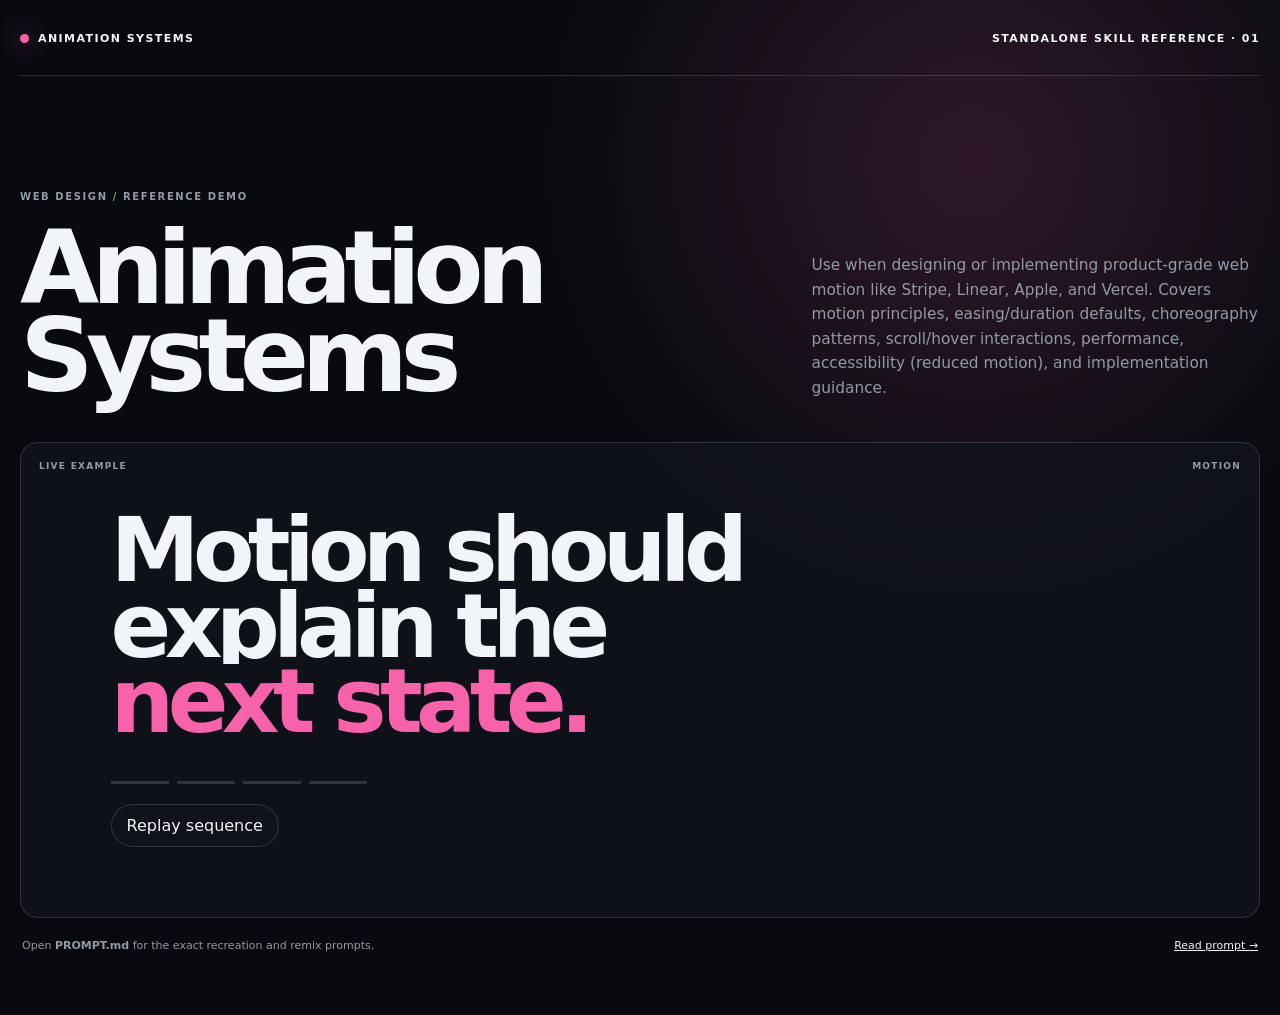
<file: .claude/skills/animation-systems/demo/index.html>
<!doctype html>
<html lang="en">
<head>
  <meta charset="utf-8">
  <meta name="viewport" content="width=device-width, initial-scale=1">
  <link rel="icon" href="data:,">
  <title>Animation Systems · Skill Demo</title>
  <style>:root{--bg:#080a0f;--panel:rgba(18,21,29,.72);--panelStrong:#121620;--ink:#f2f5f7;--muted:#929aa7;--line:rgba(255,255,255,.14);--accent:hsl(331 92% 68%);font-family:Inter,ui-sans-serif,system-ui,-apple-system,BlinkMacSystemFont,"Segoe UI",sans-serif;color:var(--ink);background:var(--bg)}
*{box-sizing:border-box}html{background:var(--bg);scroll-behavior:smooth}body{min-width:320px;margin:0;background:radial-gradient(circle at var(--mx,76%) var(--my,16%),color-mix(in srgb,var(--accent) 16%,transparent),transparent 34%),var(--bg);color:var(--ink)}button,a{font:inherit;color:inherit}button{border:1px solid var(--line);border-radius:999px;padding:11px 15px;background:var(--panel);cursor:pointer}button:hover,button:focus-visible{border-color:var(--accent);outline:2px solid color-mix(in srgb,var(--accent) 42%,transparent);outline-offset:3px}.shell{width:min(1280px,calc(100% - 40px));min-height:100svh;margin:auto;padding:22px 0 40px}.topbar{display:flex;align-items:center;justify-content:space-between;padding:10px 0 30px;border-bottom:1px solid var(--line);font-size:11px;font-weight:700;letter-spacing:.13em;text-transform:uppercase}.brand{display:flex;gap:9px;align-items:center}.brand i{width:9px;height:9px;border-radius:50%;background:var(--accent);box-shadow:0 0 24px var(--accent)}.topbar a{text-decoration:none}.intro{display:grid;grid-template-columns:minmax(0,1.25fr) minmax(260px,.75fr);gap:44px;align-items:end;padding:clamp(54px,9vw,116px) 0 42px}.intro small{display:block;margin-bottom:22px;color:var(--muted);font-size:10px;font-weight:700;letter-spacing:.16em;text-transform:uppercase}.intro h1{max-width:11ch;margin:0;font-size:clamp(48px,8vw,112px);font-weight:580;letter-spacing:-.075em;line-height:.86}.intro p{max-width:48ch;margin:0;color:var(--muted);font-size:clamp(14px,1.2vw,18px);line-height:1.6}.showcase{position:relative;min-height:470px;overflow:hidden;border:1px solid var(--line);border-radius:18px;background:var(--panel);isolation:isolate}.showcaseHeader{position:absolute;z-index:5;top:18px;right:18px;left:18px;display:flex;justify-content:space-between;color:var(--muted);font-size:9px;font-weight:700;letter-spacing:.14em;text-transform:uppercase;pointer-events:none}.layoutStudy{display:grid;grid-template-columns:1.15fr .85fr;min-height:470px}.layoutHero{display:flex;flex-direction:column;justify-content:flex-end;padding:clamp(28px,5vw,70px);border-right:1px solid var(--line)}.layoutHero>span,.kicker{color:var(--muted);font-size:10px;font-weight:700;letter-spacing:.14em;text-transform:uppercase}.layoutHero h2,.landing h2{max-width:9ch;margin:18px 0;font-size:clamp(42px,6vw,84px);line-height:.9;letter-spacing:-.065em}.layoutHero p,.landing p{max-width:38ch;color:var(--muted);line-height:1.55}.layoutCards{display:grid;grid-template-rows:repeat(3,1fr)}.layoutCards article{display:flex;align-items:end;justify-content:space-between;padding:26px;border-bottom:1px solid var(--line)}.layoutCards article:last-child{border:0}.layoutCards b{color:var(--accent);font-size:34px}.layoutCards span{text-transform:uppercase;font-size:10px;letter-spacing:.15em}.pricing{display:grid;grid-template-columns:repeat(3,1fr);gap:1px;min-height:470px;background:var(--line)}.pricing article{display:flex;flex-direction:column;padding:80px 28px 28px;background:var(--panelStrong)}.pricing article.featured{background:linear-gradient(160deg,color-mix(in srgb,var(--accent) 20%,var(--panelStrong)),var(--panelStrong))}.pricing p{font-size:11px;letter-spacing:.13em;text-transform:uppercase}.pricing strong{margin:24px 0 8px;font-size:56px;letter-spacing:-.06em}.pricing span{color:var(--muted)}.pricing button{margin-top:auto}.landing{display:flex;min-height:470px;flex-direction:column;justify-content:center;padding:clamp(40px,8vw,100px);background:radial-gradient(circle at 75% 36%,color-mix(in srgb,var(--accent) 45%,transparent),transparent 24%)}.landing .actions{display:flex;gap:10px;margin-top:24px}.landing .actions button:first-child{color:var(--bg);background:var(--ink)}.landing .proof{display:flex;gap:28px;margin-top:54px;color:var(--muted);font-size:11px}.marquee{display:flex;min-height:470px;align-items:center;overflow:hidden;-webkit-mask-image:linear-gradient(90deg,transparent,#000 15%,#000 85%,transparent);mask-image:linear-gradient(90deg,transparent,#000 15%,#000 85%,transparent)}.marqueeTrack{display:flex;width:max-content;animation:marquee 18s linear infinite}.marqueeTrack span{min-width:220px;padding:34px;border:1px solid var(--line);font-size:22px;font-weight:700;letter-spacing:-.04em;text-align:center}.iconGrid,.contactSheet{display:grid;grid-template-columns:repeat(3,1fr);gap:1px;min-height:470px;background:var(--line)}.iconGrid article,.contactSheet article{position:relative;padding:70px 28px 28px;background:var(--panelStrong)}.number{position:absolute;top:22px;right:22px;color:var(--accent);font-size:11px}.glyph{display:grid;width:110px;height:110px;place-items:center;margin:30px auto;border:1px solid var(--line);border-radius:34px;background:linear-gradient(145deg,color-mix(in srgb,var(--accent) 20%,transparent),transparent);font-size:48px}.iconGrid h3{text-align:center}.contactSheet .asset{height:280px;margin-bottom:22px;border-radius:2px;background-size:cover}.assetOne{background:radial-gradient(circle at 70% 30%,#d9f7ff,transparent 20%),linear-gradient(145deg,#203962,#8db3d6 48%,#d7d5c8)}.assetTwo{background:radial-gradient(circle at 50% 28%,#f1c6a2 0 10%,transparent 11%),linear-gradient(120deg,#1b2738,#754c5a 52%,#e1a77f)}.assetThree{background:repeating-radial-gradient(circle at 30% 65%,#c8b8ff 0 9px,#4c4274 10px 18px,#151629 19px 29px)}.contactSheet b,.contactSheet span{display:block}.contactSheet span{margin-top:8px;color:var(--muted);font-size:11px}.surfaceStudy{display:grid;grid-template-columns:1.4fr .6fr;grid-template-rows:1fr auto;gap:18px;min-height:470px;padding:70px 24px 24px}.surfaceStudy article{border:1px solid var(--line);border-radius:20px;background:linear-gradient(145deg,color-mix(in srgb,var(--accent) 12%,var(--panelStrong)),var(--panelStrong))}.surfaceHero{display:flex;grid-row:1/3;flex-direction:column;justify-content:flex-end;padding:42px}.surfaceHero strong{max-width:8ch;margin-top:20px;font-size:clamp(40px,5vw,72px);line-height:.92;letter-spacing:-.06em}.surfaceHero span,.surfaceCard span{color:var(--muted);font-size:10px;letter-spacing:.14em;text-transform:uppercase}.surfaceCard{display:flex;flex-direction:column;padding:26px}.surfaceCard b{margin:auto 0 4px;font-size:56px}.surfaceCard small{color:var(--muted)}.surfaceControl{align-self:end}.motionStage{display:flex;min-height:470px;flex-direction:column;justify-content:center;padding:70px clamp(28px,7vw,90px)}.maskLine{overflow:hidden;margin:0;font-size:clamp(44px,7vw,98px);font-weight:600;letter-spacing:-.075em;line-height:.84}.maskLine span{display:block;transform:translateY(110%);animation:wordIn .8s cubic-bezier(.16,1,.3,1) forwards}.maskLine:nth-child(2) span{animation-delay:.12s}.maskLine:nth-child(3) span{animation-delay:.24s}.accentLine{color:var(--accent)}.timeline{display:flex;gap:8px;margin:42px 0 20px}.timeline i{width:58px;height:3px;background:var(--line);transform-origin:left;animation:grow .8s .42s both}.timeline i:nth-child(2){animation-delay:.54s}.timeline i:nth-child(3){animation-delay:.66s}.timeline i:nth-child(4){animation-delay:.78s}.replay{width:max-content}.visualization{position:relative;min-height:470px}.visualization canvas{position:absolute;inset:0;width:100%;height:100%}.vizMeta{position:absolute;right:28px;bottom:24px;left:28px;display:grid;grid-template-columns:1fr auto 1fr;align-items:end;color:var(--muted);font-size:10px;letter-spacing:.14em;text-transform:uppercase}.vizMeta strong{color:var(--ink);font-size:48px;letter-spacing:-.06em}.vizMeta span:last-child{text-align:right}.simulation{position:relative;min-height:470px}.goo{position:absolute;inset:0;width:100%;height:100%}.goo circle{fill:var(--accent)}.orbA{animation:orbA 4.4s ease-in-out infinite alternate}.orbB{animation:orbB 5.1s ease-in-out infinite alternate}.reset{position:absolute;right:24px;bottom:24px}.demoNote{display:flex;justify-content:space-between;gap:24px;padding:20px 2px;color:var(--muted);font-size:11px;line-height:1.5}.demoNote a{color:var(--ink)}
.pricingWrap{min-height:470px;padding-top:52px}.billingBar{display:flex;align-items:center;justify-content:space-between;min-height:58px;padding:8px 20px;border-top:1px solid var(--line);color:var(--muted);font-size:10px;letter-spacing:.12em;text-transform:uppercase}.billingBar .billingToggle{padding:8px 12px;background:var(--panelStrong);font-size:10px}.pricingWrap .pricing{min-height:360px}.pricingWrap .pricing article{padding:42px 28px 28px}.vizMeta button{justify-self:end;padding:8px 11px;font-size:9px;letter-spacing:.1em;text-transform:uppercase}

@keyframes marquee{to{transform:translateX(-50%)}}@keyframes wordIn{to{transform:translateY(0)}}@keyframes grow{from{transform:scaleX(0)}to{transform:scaleX(1)}}@keyframes orbA{to{transform:translate(-120px,70px)}}@keyframes orbB{to{transform:translate(80px,120px)}}@media(max-width:760px){.intro{grid-template-columns:1fr;padding-top:60px}.intro h1{font-size:54px}.layoutStudy,.pricing,.iconGrid,.contactSheet,.surfaceStudy{grid-template-columns:1fr}.layoutHero{border-right:0;border-bottom:1px solid var(--line)}.pricing article{min-height:320px}.surfaceHero{grid-row:auto}.showcase{min-height:540px}.topbar span:last-child{display:none}.demoNote{flex-direction:column}.landing .proof{flex-direction:column;gap:8px}.vizMeta{grid-template-columns:1fr auto}.vizMeta span:last-child{display:none}}@media(prefers-reduced-motion:reduce){html{scroll-behavior:auto}.marqueeTrack,.maskLine span,.timeline i,.orbA,.orbB{animation:none;transform:none}}</style>
</head>
<body data-kind="motion" data-skill="animation-systems">
  <main class="shell">
    <nav class="topbar" aria-label="Demo navigation"><a class="brand" href="#"><i></i>Animation Systems</a><span>Standalone skill reference · 01</span></nav>
    <header class="intro">
      <div><small>web design / reference demo</small><h1>Animation Systems</h1></div>
      <p>Use when designing or implementing product-grade web motion like Stripe, Linear, Apple, and Vercel. Covers motion principles, easing/duration defaults, choreography patterns, scroll/hover interactions, performance, accessibility (reduced motion), and implementation guidance.</p>
    </header>
    <section class="showcase" aria-label="Animation Systems demonstration">
      <div class="showcaseHeader"><span>Live example</span><span>motion</span></div>
<div class="motionStage">
  <p class="maskLine"><span>Motion should</span></p>
  <p class="maskLine"><span>explain the</span></p>
  <p class="maskLine accentLine"><span>next state.</span></p>
  <div class="timeline"><i></i><i></i><i></i><i></i></div>
  <button class="replay">Replay sequence</button>
</div>
    </section>
    <footer class="demoNote"><span>Open <strong>PROMPT.md</strong> for the exact recreation and remix prompts.</span><a href="PROMPT.md">Read prompt →</a></footer>
  </main>
  <script>const reduced=matchMedia("(prefers-reduced-motion: reduce)").matches;addEventListener("pointermove",event=>{document.body.style.setProperty("--mx",event.clientX+"px");document.body.style.setProperty("--my",event.clientY+"px")},{passive:true});const billing=document.querySelector(".billingToggle");if(billing)billing.addEventListener("click",()=>{const annual=billing.getAttribute("aria-pressed")!=="true";billing.setAttribute("aria-pressed",String(annual));billing.textContent=annual?"Show monthly pricing":"Show annual pricing";document.querySelectorAll(".pricing strong").forEach(price=>price.textContent=annual?price.dataset.annual:price.dataset.monthly)});const replay=document.querySelector(".replay");if(replay)replay.addEventListener("click",()=>{document.querySelectorAll(".maskLine span,.timeline i").forEach(node=>{node.style.animation="none";node.offsetHeight;node.style.animation=""})});const reset=document.querySelector(".reset");if(reset)reset.addEventListener("click",()=>document.querySelectorAll(".orbA,.orbB").forEach(node=>{node.style.animation="none";node.offsetHeight;node.style.animation=""}));const canvas=document.querySelector("canvas");if(canvas&&!reduced){const context=canvas.getContext("2d");let width=0,height=0,frame=0,time=0;const mode="field";const bodies=Array.from({length:14},(_,i)=>({x:80+(i%7)*92,y:40+Math.floor(i/7)*70,vx:(i%3-1)*.7,vy:0,r:12+(i%4)*5}));const resetBodies=()=>bodies.forEach((body,i)=>{body.x=40+(i%7)*Math.max(32,(width-80)/6);body.y=35+Math.floor(i/7)*58;body.vx=(i%3-1)*.7;body.vy=0});const resetBodiesButton=document.querySelector(".resetBodies");if(resetBodiesButton)resetBodiesButton.addEventListener("click",resetBodies);const resize=()=>{const rect=canvas.getBoundingClientRect();const ratio=Math.min(devicePixelRatio||1,2);width=rect.width;height=rect.height;canvas.width=Math.round(width*ratio);canvas.height=Math.round(height*ratio);context.setTransform(ratio,0,0,ratio,0,0)};const draw=()=>{frame=requestAnimationFrame(draw);time+=.008;context.clearRect(0,0,width,height);const accent=getComputedStyle(document.documentElement).getPropertyValue("--accent").trim();if(mode==="globe"){const radius=Math.min(width,height)*.29;const cx=width*.5,cy=height*.47;context.fillStyle=accent;for(let i=0;i<360;i++){const phi=Math.acos(1-2*(i+.5)/360);const theta=Math.PI*(1+Math.sqrt(5))*i+time;const x=Math.sin(phi)*Math.cos(theta);const y=Math.cos(phi);const z=Math.sin(phi)*Math.sin(theta);const scale=(z+1.7)/2.7;context.globalAlpha=.16+.74*scale;context.beginPath();context.arc(cx+x*radius,cy+y*radius,Math.max(.7,2.2*scale),0,Math.PI*2);context.fill()}context.globalAlpha=.16;context.strokeStyle=accent;context.beginPath();context.ellipse(cx,cy+radius*.18,radius*1.34,radius*.34,time*.4,0,Math.PI*2);context.stroke()}else if(mode==="object"){const size=Math.min(width,height)*.24,cx=width*.5,cy=height*.48;const vertices=[[-1,-1,-1],[1,-1,-1],[1,1,-1],[-1,1,-1],[-1,-1,1],[1,-1,1],[1,1,1],[-1,1,1]];const edges=[[0,1],[1,2],[2,3],[3,0],[4,5],[5,6],[6,7],[7,4],[0,4],[1,5],[2,6],[3,7]];const points=vertices.map(([x,y,z])=>{const a=time*1.1,b=time*.73;const x1=x*Math.cos(a)-z*Math.sin(a),z1=x*Math.sin(a)+z*Math.cos(a),y1=y*Math.cos(b)-z1*Math.sin(b),z2=y*Math.sin(b)+z1*Math.cos(b),p=3.8/(z2+5);return{x:cx+x1*size*p,y:cy+y1*size*p,z:z2,p}});context.strokeStyle=accent;context.lineWidth=1.4;context.shadowColor=accent;context.shadowBlur=12;for(const [a,b] of edges){context.globalAlpha=.25+.45*((points[a].z+points[b].z+4)/8);context.beginPath();context.moveTo(points[a].x,points[a].y);context.lineTo(points[b].x,points[b].y);context.stroke()}context.fillStyle=accent;for(const point of points){context.globalAlpha=.55+.35*(point.z+2)/4;context.beginPath();context.arc(point.x,point.y,3.2*point.p,0,Math.PI*2);context.fill()}context.shadowBlur=0}else if(mode==="matter"){context.fillStyle=accent;for(const body of bodies){body.vy+=.16;body.x+=body.vx;body.y+=body.vy;if(body.x<body.r||body.x>width-body.r){body.vx*=-.94;body.x=Math.max(body.r,Math.min(width-body.r,body.x))}if(body.y>height-body.r-30){body.y=height-body.r-30;body.vy*=-.78}context.globalAlpha=.28+.45*(body.r/32);context.beginPath();context.arc(body.x,body.y,body.r,0,Math.PI*2);context.fill()}context.globalAlpha=.22;context.fillRect(0,height-31,width,1)}else{context.strokeStyle=accent;context.lineWidth=1;for(let i=0;i<18;i++){const y=(i/17)*height;context.globalAlpha=.08+.12*Math.sin(time+i*.4);context.beginPath();for(let x=0;x<=width;x+=12){const wave=Math.sin(x*.012+i*.54+time*3)*18*Math.sin(i/17*Math.PI);context.lineTo(x,y+wave)}context.stroke()}context.globalAlpha=.65;const x=width*(.52+.16*Math.sin(time*.6));const gradient=context.createLinearGradient(x,0,x+2,0);gradient.addColorStop(0,"transparent");gradient.addColorStop(.5,"white");gradient.addColorStop(1,"transparent");context.fillStyle=gradient;context.fillRect(x,0,3,height)}};resize();new ResizeObserver(resize).observe(canvas);const visibility=()=>{if(document.hidden){cancelAnimationFrame(frame);frame=0}else if(!frame)draw()};document.addEventListener("visibilitychange",visibility);draw();}</script>
</body>
</html>
</file>
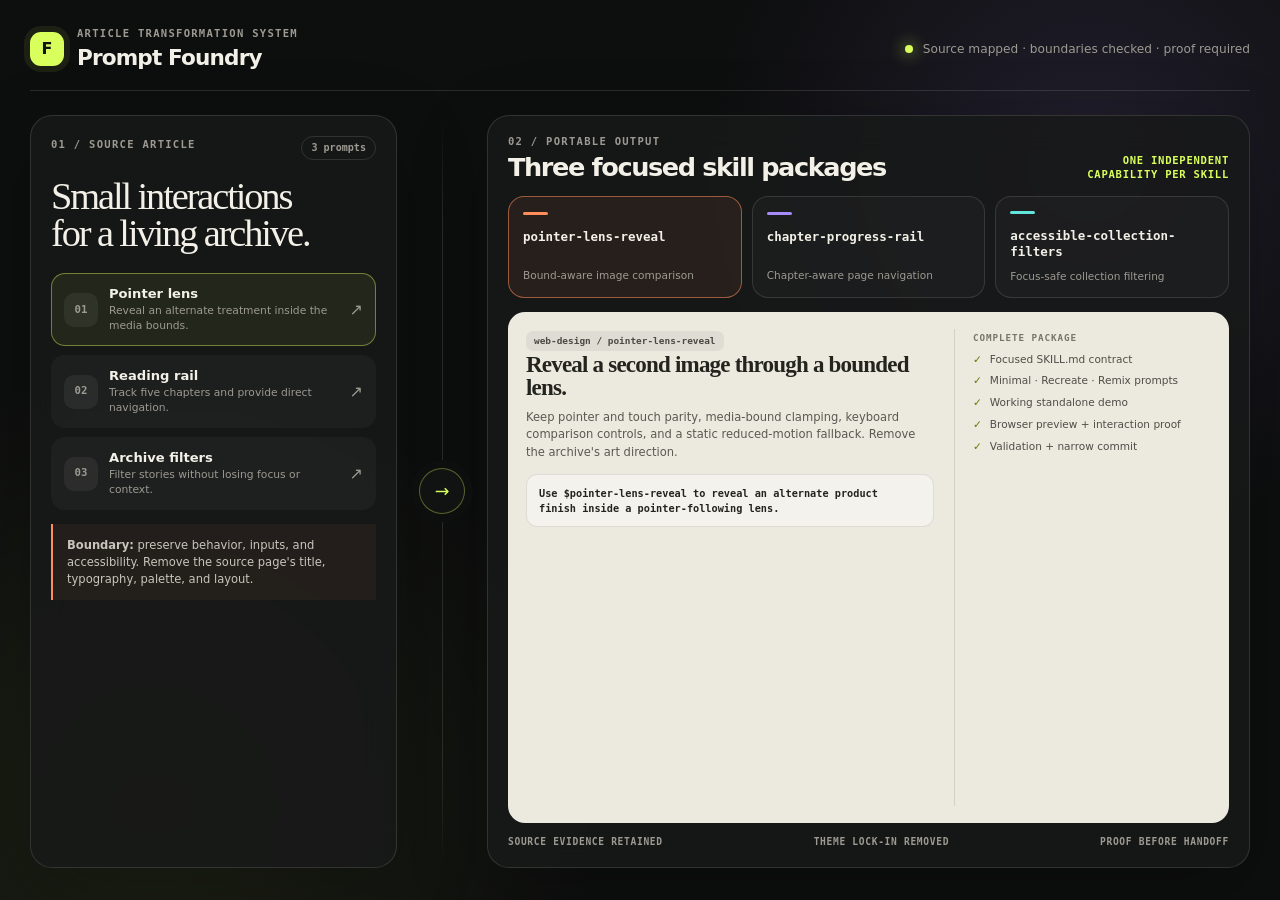
<file: .claude/skills/article-prompts-to-skills/demo/index.html>
<!doctype html>
<html lang="en">
<head>
  <meta charset="utf-8">
  <meta name="viewport" content="width=device-width, initial-scale=1">
  <title>Prompt Foundry — Article to Skill Packages</title>
  <style>
    :root {
      color-scheme: dark;
      --ink: #f3f0e8;
      --muted: #9d9a92;
      --line: rgba(243, 240, 232, 0.13);
      --panel: rgba(24, 25, 25, 0.86);
      --lime: #d9ff5c;
      --orange: #ff8d5c;
      --violet: #a78bfa;
      --cyan: #62e5dc;
      --radius: 22px;
    }

    * { box-sizing: border-box; }

    body {
      margin: 0;
      min-width: 320px;
      min-height: 100vh;
      color: var(--ink);
      background:
        radial-gradient(circle at 85% 18%, rgba(167, 139, 250, 0.13), transparent 24rem),
        radial-gradient(circle at 12% 90%, rgba(217, 255, 92, 0.08), transparent 28rem),
        #0d0e0e;
      font-family: Inter, ui-sans-serif, system-ui, -apple-system, BlinkMacSystemFont, "Segoe UI", sans-serif;
      -webkit-font-smoothing: antialiased;
    }

    button { font: inherit; }

    .shell {
      width: min(1440px, 100%);
      min-height: 100vh;
      margin: 0 auto;
      padding: 28px 30px 32px;
      display: grid;
      grid-template-rows: auto 1fr;
      gap: 24px;
    }

    header {
      display: flex;
      align-items: center;
      justify-content: space-between;
      gap: 24px;
      padding-bottom: 20px;
      border-bottom: 1px solid var(--line);
    }

    .brand {
      display: flex;
      align-items: center;
      gap: 13px;
      min-width: 0;
    }

    .brand-mark {
      width: 34px;
      aspect-ratio: 1;
      border-radius: 11px;
      display: grid;
      place-items: center;
      color: #111;
      background: var(--lime);
      box-shadow: 0 0 0 6px rgba(217, 255, 92, 0.08);
      font-weight: 900;
    }

    .brand h1 {
      margin: 0;
      font-size: clamp(1rem, 1.8vw, 1.35rem);
      letter-spacing: -0.04em;
    }

    .eyebrow {
      margin: 0 0 5px;
      color: var(--muted);
      font: 650 0.66rem/1.1 ui-monospace, SFMono-Regular, Menlo, monospace;
      letter-spacing: 0.12em;
      text-transform: uppercase;
    }

    .status {
      display: flex;
      align-items: center;
      gap: 10px;
      color: var(--muted);
      font-size: 0.76rem;
      white-space: nowrap;
    }

    .status::before {
      content: "";
      width: 8px;
      height: 8px;
      border-radius: 50%;
      background: var(--lime);
      box-shadow: 0 0 16px var(--lime);
    }

    main {
      min-height: 0;
      display: grid;
      grid-template-columns: minmax(250px, 0.76fr) 54px minmax(520px, 1.58fr);
      gap: 18px;
      align-items: stretch;
    }

    .panel {
      min-width: 0;
      padding: 20px;
      border: 1px solid var(--line);
      border-radius: var(--radius);
      background: var(--panel);
      box-shadow: 0 24px 80px rgba(0, 0, 0, 0.24);
      backdrop-filter: blur(18px);
    }

    .panel-head {
      display: flex;
      align-items: center;
      justify-content: space-between;
      gap: 16px;
      margin-bottom: 18px;
    }

    .counter {
      padding: 6px 9px;
      border: 1px solid var(--line);
      border-radius: 999px;
      color: var(--muted);
      font: 700 0.63rem/1 ui-monospace, SFMono-Regular, Menlo, monospace;
    }

    .source-title {
      margin: 0 0 22px;
      max-width: 14ch;
      font: 500 clamp(1.9rem, 3vw, 3.4rem)/0.96 Georgia, serif;
      letter-spacing: -0.055em;
    }

    .prompt-list {
      display: grid;
      gap: 9px;
    }

    .prompt {
      width: 100%;
      display: grid;
      grid-template-columns: 34px 1fr auto;
      gap: 11px;
      align-items: center;
      padding: 12px;
      border: 1px solid transparent;
      border-radius: 14px;
      color: var(--ink);
      background: rgba(255, 255, 255, 0.035);
      text-align: left;
      cursor: pointer;
      transition: border-color 180ms ease, background 180ms ease, transform 180ms ease;
    }

    .prompt:hover { transform: translateY(-1px); }
    .prompt[aria-pressed="true"] {
      border-color: rgba(217, 255, 92, 0.42);
      background: rgba(217, 255, 92, 0.075);
    }

    .prompt:focus-visible,
    .skill-card:focus-visible {
      outline: 2px solid var(--lime);
      outline-offset: 3px;
    }

    .num {
      width: 34px;
      aspect-ratio: 1;
      display: grid;
      place-items: center;
      border-radius: 10px;
      background: rgba(255, 255, 255, 0.06);
      color: var(--muted);
      font: 700 0.67rem/1 ui-monospace, SFMono-Regular, Menlo, monospace;
    }

    .prompt strong {
      display: block;
      margin-bottom: 3px;
      font-size: 0.82rem;
    }

    .prompt small {
      display: block;
      color: var(--muted);
      font-size: 0.67rem;
      line-height: 1.35;
    }

    .arrow { color: var(--muted); }

    .boundary {
      margin-top: 14px;
      padding: 13px 14px;
      border-left: 2px solid var(--orange);
      color: #c9c5bc;
      background: rgba(255, 141, 92, 0.055);
      font-size: 0.72rem;
      line-height: 1.45;
    }

    .transform {
      display: flex;
      align-items: center;
      justify-content: center;
      position: relative;
    }

    .transform::before {
      content: "";
      position: absolute;
      inset: 0 50%;
      width: 1px;
      background: linear-gradient(transparent, var(--line) 15%, var(--line) 85%, transparent);
    }

    .transform-mark {
      z-index: 1;
      width: 46px;
      aspect-ratio: 1;
      display: grid;
      place-items: center;
      border: 1px solid rgba(217, 255, 92, 0.35);
      border-radius: 50%;
      color: var(--lime);
      background: #111212;
      box-shadow: 0 0 0 8px #0d0e0e;
      font-size: 1.1rem;
    }

    .output-panel {
      display: grid;
      grid-template-rows: auto auto 1fr;
      gap: 14px;
    }

    .output-intro {
      display: flex;
      align-items: end;
      justify-content: space-between;
      gap: 20px;
    }

    .output-intro h2 {
      margin: 0;
      font-size: clamp(1.35rem, 2vw, 2.15rem);
      letter-spacing: -0.055em;
    }

    .rule {
      color: var(--lime);
      font: 700 0.66rem/1.4 ui-monospace, SFMono-Regular, Menlo, monospace;
      text-align: right;
      text-transform: uppercase;
      letter-spacing: 0.07em;
    }

    .skill-grid {
      display: grid;
      grid-template-columns: repeat(3, minmax(0, 1fr));
      gap: 10px;
    }

    .skill-card {
      min-width: 0;
      padding: 14px;
      border: 1px solid var(--line);
      border-radius: 16px;
      background: rgba(255, 255, 255, 0.025);
      color: var(--ink);
      text-align: left;
      cursor: pointer;
      transition: border-color 180ms ease, transform 180ms ease, background 180ms ease;
    }

    .skill-card:hover { transform: translateY(-2px); }
    .skill-card[aria-selected="true"] {
      border-color: color-mix(in srgb, var(--accent) 55%, transparent);
      background: color-mix(in srgb, var(--accent) 8%, transparent);
    }

    .skill-card::before {
      content: "";
      display: block;
      width: 25px;
      height: 3px;
      margin-bottom: 14px;
      border-radius: 99px;
      background: var(--accent);
    }

    .skill-card:nth-child(1) { --accent: var(--orange); }
    .skill-card:nth-child(2) { --accent: var(--violet); }
    .skill-card:nth-child(3) { --accent: var(--cyan); }

    .skill-card strong {
      display: block;
      min-height: 2.5em;
      font: 700 0.78rem/1.3 ui-monospace, SFMono-Regular, Menlo, monospace;
      overflow-wrap: anywhere;
    }

    .skill-card span {
      display: block;
      margin-top: 8px;
      color: var(--muted);
      font-size: 0.66rem;
      line-height: 1.4;
    }

    .detail {
      min-height: 0;
      padding: 17px 18px;
      border-radius: 17px;
      color: #24241f;
      background: #ece9df;
      display: grid;
      grid-template-columns: minmax(0, 1fr) minmax(190px, 0.63fr);
      gap: 20px;
      overflow: hidden;
    }

    .detail h3 {
      margin: 2px 0 10px;
      font: 650 clamp(1.25rem, 1.8vw, 1.8rem)/1 Georgia, serif;
      letter-spacing: -0.035em;
    }

    .path {
      display: inline-flex;
      padding: 5px 8px;
      border-radius: 7px;
      color: #4a4943;
      background: rgba(0, 0, 0, 0.055);
      font: 700 0.59rem/1 ui-monospace, SFMono-Regular, Menlo, monospace;
    }

    .detail-copy {
      margin: 0;
      max-width: 60ch;
      color: #5b5952;
      font-size: 0.72rem;
      line-height: 1.5;
    }

    .prompt-box {
      margin-top: 13px;
      padding: 11px 12px;
      border: 1px solid rgba(0, 0, 0, 0.09);
      border-radius: 11px;
      background: rgba(255, 255, 255, 0.42);
      font: 600 0.64rem/1.45 ui-monospace, SFMono-Regular, Menlo, monospace;
    }

    .checks {
      align-self: stretch;
      padding-left: 18px;
      border-left: 1px solid rgba(0, 0, 0, 0.11);
    }

    .checks h4 {
      margin: 4px 0 10px;
      color: #77746b;
      font: 800 0.58rem/1 ui-monospace, SFMono-Regular, Menlo, monospace;
      letter-spacing: 0.1em;
      text-transform: uppercase;
    }

    .checks ul {
      list-style: none;
      margin: 0;
      padding: 0;
      display: grid;
      gap: 8px;
    }

    .checks li {
      display: flex;
      gap: 8px;
      color: #4f4d47;
      font-size: 0.66rem;
      line-height: 1.3;
    }

    .checks li::before {
      content: "✓";
      color: #607c00;
      font-weight: 900;
    }

    .footer-note {
      display: flex;
      justify-content: space-between;
      gap: 14px;
      color: var(--muted);
      font: 650 0.6rem/1 ui-monospace, SFMono-Regular, Menlo, monospace;
      text-transform: uppercase;
      letter-spacing: 0.07em;
    }

    @media (max-width: 980px) {
      .shell { padding: 22px; }
      main { grid-template-columns: 0.82fr 38px 1.35fr; }
      .detail { grid-template-columns: 1fr; }
      .checks { padding: 13px 0 0; border-left: 0; border-top: 1px solid rgba(0,0,0,.11); }
    }

    @media (max-width: 760px) {
      .shell { padding: 18px 14px 24px; }
      header { align-items: flex-start; }
      .status { display: none; }
      main { grid-template-columns: 1fr; }
      .transform { min-height: 32px; }
      .transform::before { inset: 50% 0; width: auto; height: 1px; }
      .transform-mark { transform: rotate(90deg); }
      .skill-grid { grid-template-columns: 1fr; }
      .skill-card { display: grid; grid-template-columns: 28px minmax(0, 1fr); column-gap: 9px; }
      .skill-card::before { grid-row: 1 / 3; width: 3px; height: 100%; margin: 0; }
      .skill-card strong { min-height: 0; }
      .skill-card span { margin-top: 4px; }
      .output-intro { align-items: flex-start; }
      .rule { max-width: 13ch; }
    }

    @media (prefers-reduced-motion: reduce) {
      *, *::before, *::after { scroll-behavior: auto !important; transition-duration: 0.001ms !important; }
    }
  </style>
</head>
<body>
  <div class="shell">
    <header>
      <div class="brand">
        <div class="brand-mark" aria-hidden="true">F</div>
        <div>
          <p class="eyebrow">Article transformation system</p>
          <h1>Prompt Foundry</h1>
        </div>
      </div>
      <div class="status">Source mapped · boundaries checked · proof required</div>
    </header>

    <main>
      <section class="panel source-panel" aria-labelledby="source-title">
        <div class="panel-head">
          <p class="eyebrow">01 / source article</p>
          <span class="counter">3 prompts</span>
        </div>
        <h2 class="source-title" id="source-title">Small interactions for a living archive.</h2>

        <div class="prompt-list" aria-label="Source prompts">
          <button class="prompt" type="button" data-skill="lens" aria-pressed="true">
            <span class="num">01</span>
            <span><strong>Pointer lens</strong><small>Reveal an alternate treatment inside the media bounds.</small></span>
            <span class="arrow" aria-hidden="true">↗</span>
          </button>
          <button class="prompt" type="button" data-skill="rail" aria-pressed="false">
            <span class="num">02</span>
            <span><strong>Reading rail</strong><small>Track five chapters and provide direct navigation.</small></span>
            <span class="arrow" aria-hidden="true">↗</span>
          </button>
          <button class="prompt" type="button" data-skill="filters" aria-pressed="false">
            <span class="num">03</span>
            <span><strong>Archive filters</strong><small>Filter stories without losing focus or context.</small></span>
            <span class="arrow" aria-hidden="true">↗</span>
          </button>
        </div>

        <div class="boundary"><strong>Boundary:</strong> preserve behavior, inputs, and accessibility. Remove the source page's title, typography, palette, and layout.</div>
      </section>

      <div class="transform" aria-hidden="true"><div class="transform-mark">→</div></div>

      <section class="panel output-panel" aria-labelledby="output-title">
        <div class="output-intro">
          <div>
            <p class="eyebrow">02 / portable output</p>
            <h2 id="output-title">Three focused skill packages</h2>
          </div>
          <div class="rule">One independent<br>capability per skill</div>
        </div>

        <div class="skill-grid" role="tablist" aria-label="Proposed skills">
          <button class="skill-card" id="tab-lens" type="button" role="tab" data-skill="lens" aria-controls="skill-detail" aria-selected="true">
            <strong>pointer-lens-reveal</strong>
            <span>Bound-aware image comparison</span>
          </button>
          <button class="skill-card" id="tab-rail" type="button" role="tab" data-skill="rail" aria-controls="skill-detail" aria-selected="false">
            <strong>chapter-progress-rail</strong>
            <span>Chapter-aware page navigation</span>
          </button>
          <button class="skill-card" id="tab-filters" type="button" role="tab" data-skill="filters" aria-controls="skill-detail" aria-selected="false">
            <strong>accessible-collection-filters</strong>
            <span>Focus-safe collection filtering</span>
          </button>
        </div>

        <div class="detail" id="skill-detail" role="tabpanel" aria-labelledby="tab-lens" tabindex="0">
          <div>
            <span class="path" id="detail-path">web-design / pointer-lens-reveal</span>
            <h3 id="detail-title">Reveal a second image through a bounded lens.</h3>
            <p class="detail-copy" id="detail-copy">Keep pointer and touch parity, media-bound clamping, keyboard comparison controls, and a static reduced-motion fallback. Remove the archive's art direction.</p>
            <div class="prompt-box" id="detail-prompt">Use $pointer-lens-reveal to reveal an alternate product finish inside a pointer-following lens.</div>
          </div>
          <aside class="checks" aria-label="Package checklist">
            <h4>Complete package</h4>
            <ul>
              <li>Focused SKILL.md contract</li>
              <li>Minimal · Recreate · Remix prompts</li>
              <li>Working standalone demo</li>
              <li>Browser preview + interaction proof</li>
              <li>Validation + narrow commit</li>
            </ul>
          </aside>
        </div>

        <div class="footer-note"><span>Source evidence retained</span><span>Theme lock-in removed</span><span>Proof before handoff</span></div>
      </section>
    </main>
  </div>

  <script>
    const skills = {
      lens: {
        path: "web-design / pointer-lens-reveal",
        title: "Reveal a second image through a bounded lens.",
        copy: "Keep pointer and touch parity, media-bound clamping, keyboard comparison controls, and a static reduced-motion fallback. Remove the archive's art direction.",
        prompt: "Use $pointer-lens-reveal to reveal an alternate product finish inside a pointer-following lens."
      },
      rail: {
        path: "web-design / chapter-progress-rail",
        title: "Connect reading progress to direct chapter navigation.",
        copy: "Keep viewport-center section detection, anchored navigation, visible keyboard focus, and responsive collapse. Remove the source article's chapter count and rail styling.",
        prompt: "Use $chapter-progress-rail to add an accessible five-chapter progress rail to this product story."
      },
      filters: {
        path: "web-design / accessible-collection-filters",
        title: "Filter a collection without losing focus or context.",
        copy: "Keep live result announcements, focus preservation, deterministic filtering, and the no-motion layout fallback. Remove the source topics, cards, and editorial palette.",
        prompt: "Use $accessible-collection-filters to add focus-safe topic filters to this resource library."
      }
    };

    const sourceButtons = [...document.querySelectorAll(".prompt")];
    const skillButtons = [...document.querySelectorAll(".skill-card")];
    const detail = document.querySelector("#skill-detail");
    const path = document.querySelector("#detail-path");
    const title = document.querySelector("#detail-title");
    const copy = document.querySelector("#detail-copy");
    const prompt = document.querySelector("#detail-prompt");

    function selectSkill(key, moveFocus = false) {
      const data = skills[key];
      sourceButtons.forEach((button) => button.setAttribute("aria-pressed", String(button.dataset.skill === key)));
      skillButtons.forEach((button) => {
        const selected = button.dataset.skill === key;
        button.setAttribute("aria-selected", String(selected));
        button.tabIndex = selected ? 0 : -1;
        if (selected) detail.setAttribute("aria-labelledby", button.id);
      });
      path.textContent = data.path;
      title.textContent = data.title;
      copy.textContent = data.copy;
      prompt.textContent = data.prompt;
      if (moveFocus) skillButtons.find((button) => button.dataset.skill === key).focus();
    }

    [...sourceButtons, ...skillButtons].forEach((button) => {
      button.addEventListener("click", () => selectSkill(button.dataset.skill));
    });

    skillButtons.forEach((button, index) => {
      button.addEventListener("keydown", (event) => {
        if (!['ArrowLeft', 'ArrowRight'].includes(event.key)) return;
        event.preventDefault();
        const direction = event.key === 'ArrowRight' ? 1 : -1;
        const next = (index + direction + skillButtons.length) % skillButtons.length;
        selectSkill(skillButtons[next].dataset.skill, true);
      });
    });
  </script>
</body>
</html>
</file>
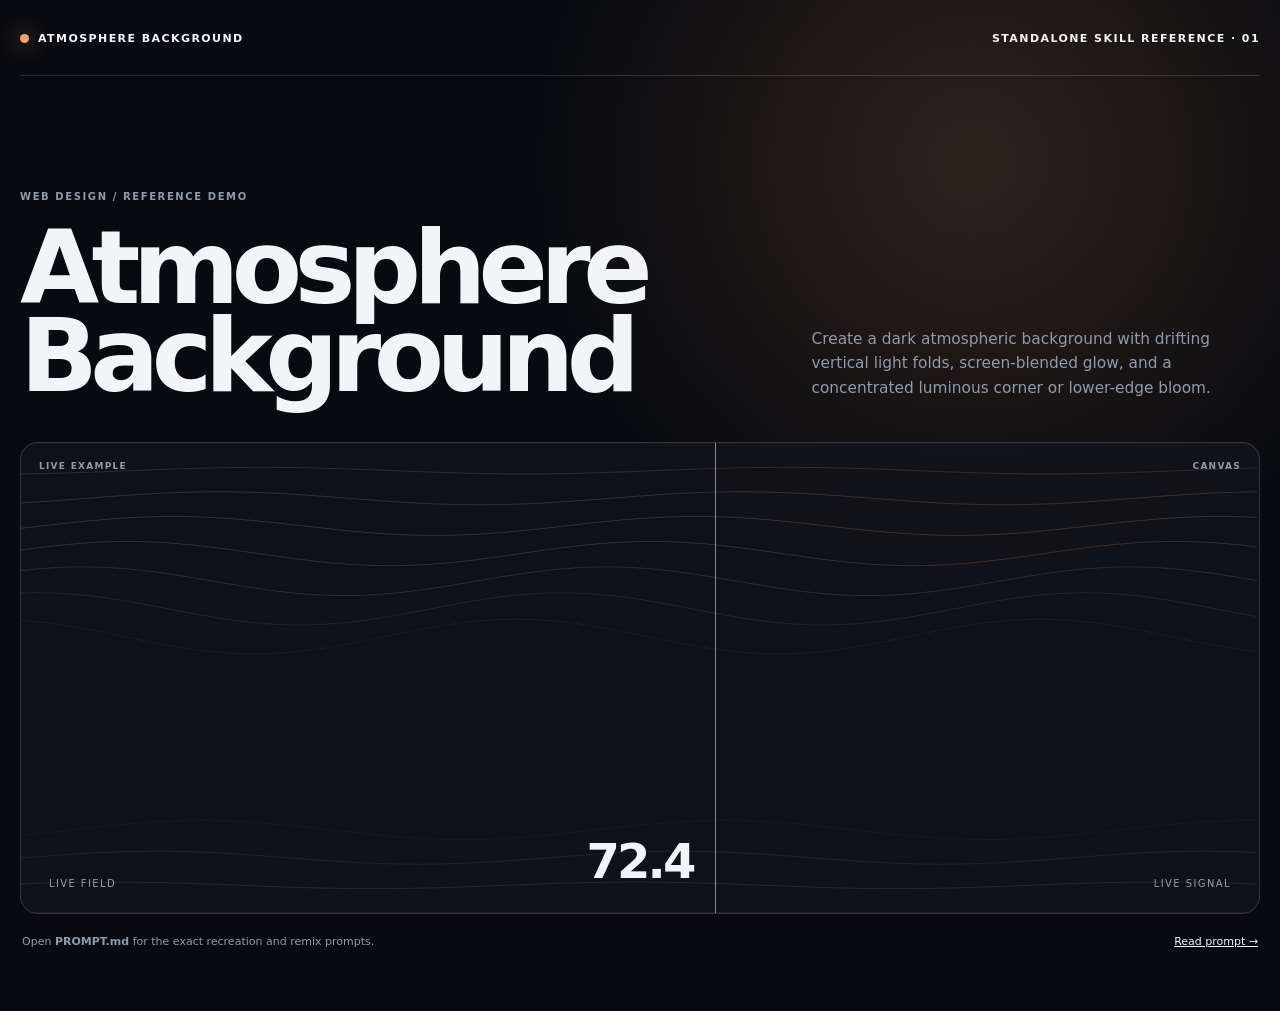
<file: .claude/skills/atmosphere-background/demo/index.html>
<!doctype html>
<html lang="en">
<head>
  <meta charset="utf-8">
  <meta name="viewport" content="width=device-width, initial-scale=1">
  <link rel="icon" href="data:,">
  <title>Atmosphere Background · Skill Demo</title>
  <style>:root{--bg:#080a0f;--panel:rgba(18,21,29,.72);--panelStrong:#121620;--ink:#f2f5f7;--muted:#929aa7;--line:rgba(255,255,255,.14);--accent:hsl(25 92% 68%);font-family:Inter,ui-sans-serif,system-ui,-apple-system,BlinkMacSystemFont,"Segoe UI",sans-serif;color:var(--ink);background:var(--bg)}
*{box-sizing:border-box}html{background:var(--bg);scroll-behavior:smooth}body{min-width:320px;margin:0;background:radial-gradient(circle at var(--mx,76%) var(--my,16%),color-mix(in srgb,var(--accent) 16%,transparent),transparent 34%),var(--bg);color:var(--ink)}button,a{font:inherit;color:inherit}button{border:1px solid var(--line);border-radius:999px;padding:11px 15px;background:var(--panel);cursor:pointer}button:hover,button:focus-visible{border-color:var(--accent);outline:2px solid color-mix(in srgb,var(--accent) 42%,transparent);outline-offset:3px}.shell{width:min(1280px,calc(100% - 40px));min-height:100svh;margin:auto;padding:22px 0 40px}.topbar{display:flex;align-items:center;justify-content:space-between;padding:10px 0 30px;border-bottom:1px solid var(--line);font-size:11px;font-weight:700;letter-spacing:.13em;text-transform:uppercase}.brand{display:flex;gap:9px;align-items:center}.brand i{width:9px;height:9px;border-radius:50%;background:var(--accent);box-shadow:0 0 24px var(--accent)}.topbar a{text-decoration:none}.intro{display:grid;grid-template-columns:minmax(0,1.25fr) minmax(260px,.75fr);gap:44px;align-items:end;padding:clamp(54px,9vw,116px) 0 42px}.intro small{display:block;margin-bottom:22px;color:var(--muted);font-size:10px;font-weight:700;letter-spacing:.16em;text-transform:uppercase}.intro h1{max-width:11ch;margin:0;font-size:clamp(48px,8vw,112px);font-weight:580;letter-spacing:-.075em;line-height:.86}.intro p{max-width:48ch;margin:0;color:var(--muted);font-size:clamp(14px,1.2vw,18px);line-height:1.6}.showcase{position:relative;min-height:470px;overflow:hidden;border:1px solid var(--line);border-radius:18px;background:var(--panel);isolation:isolate}.showcaseHeader{position:absolute;z-index:5;top:18px;right:18px;left:18px;display:flex;justify-content:space-between;color:var(--muted);font-size:9px;font-weight:700;letter-spacing:.14em;text-transform:uppercase;pointer-events:none}.layoutStudy{display:grid;grid-template-columns:1.15fr .85fr;min-height:470px}.layoutHero{display:flex;flex-direction:column;justify-content:flex-end;padding:clamp(28px,5vw,70px);border-right:1px solid var(--line)}.layoutHero>span,.kicker{color:var(--muted);font-size:10px;font-weight:700;letter-spacing:.14em;text-transform:uppercase}.layoutHero h2,.landing h2{max-width:9ch;margin:18px 0;font-size:clamp(42px,6vw,84px);line-height:.9;letter-spacing:-.065em}.layoutHero p,.landing p{max-width:38ch;color:var(--muted);line-height:1.55}.layoutCards{display:grid;grid-template-rows:repeat(3,1fr)}.layoutCards article{display:flex;align-items:end;justify-content:space-between;padding:26px;border-bottom:1px solid var(--line)}.layoutCards article:last-child{border:0}.layoutCards b{color:var(--accent);font-size:34px}.layoutCards span{text-transform:uppercase;font-size:10px;letter-spacing:.15em}.pricing{display:grid;grid-template-columns:repeat(3,1fr);gap:1px;min-height:470px;background:var(--line)}.pricing article{display:flex;flex-direction:column;padding:80px 28px 28px;background:var(--panelStrong)}.pricing article.featured{background:linear-gradient(160deg,color-mix(in srgb,var(--accent) 20%,var(--panelStrong)),var(--panelStrong))}.pricing p{font-size:11px;letter-spacing:.13em;text-transform:uppercase}.pricing strong{margin:24px 0 8px;font-size:56px;letter-spacing:-.06em}.pricing span{color:var(--muted)}.pricing button{margin-top:auto}.landing{display:flex;min-height:470px;flex-direction:column;justify-content:center;padding:clamp(40px,8vw,100px);background:radial-gradient(circle at 75% 36%,color-mix(in srgb,var(--accent) 45%,transparent),transparent 24%)}.landing .actions{display:flex;gap:10px;margin-top:24px}.landing .actions button:first-child{color:var(--bg);background:var(--ink)}.landing .proof{display:flex;gap:28px;margin-top:54px;color:var(--muted);font-size:11px}.marquee{display:flex;min-height:470px;align-items:center;overflow:hidden;-webkit-mask-image:linear-gradient(90deg,transparent,#000 15%,#000 85%,transparent);mask-image:linear-gradient(90deg,transparent,#000 15%,#000 85%,transparent)}.marqueeTrack{display:flex;width:max-content;animation:marquee 18s linear infinite}.marqueeTrack span{min-width:220px;padding:34px;border:1px solid var(--line);font-size:22px;font-weight:700;letter-spacing:-.04em;text-align:center}.iconGrid,.contactSheet{display:grid;grid-template-columns:repeat(3,1fr);gap:1px;min-height:470px;background:var(--line)}.iconGrid article,.contactSheet article{position:relative;padding:70px 28px 28px;background:var(--panelStrong)}.number{position:absolute;top:22px;right:22px;color:var(--accent);font-size:11px}.glyph{display:grid;width:110px;height:110px;place-items:center;margin:30px auto;border:1px solid var(--line);border-radius:34px;background:linear-gradient(145deg,color-mix(in srgb,var(--accent) 20%,transparent),transparent);font-size:48px}.iconGrid h3{text-align:center}.contactSheet .asset{height:280px;margin-bottom:22px;border-radius:2px;background-size:cover}.assetOne{background:radial-gradient(circle at 70% 30%,#d9f7ff,transparent 20%),linear-gradient(145deg,#203962,#8db3d6 48%,#d7d5c8)}.assetTwo{background:radial-gradient(circle at 50% 28%,#f1c6a2 0 10%,transparent 11%),linear-gradient(120deg,#1b2738,#754c5a 52%,#e1a77f)}.assetThree{background:repeating-radial-gradient(circle at 30% 65%,#c8b8ff 0 9px,#4c4274 10px 18px,#151629 19px 29px)}.contactSheet b,.contactSheet span{display:block}.contactSheet span{margin-top:8px;color:var(--muted);font-size:11px}.surfaceStudy{display:grid;grid-template-columns:1.4fr .6fr;grid-template-rows:1fr auto;gap:18px;min-height:470px;padding:70px 24px 24px}.surfaceStudy article{border:1px solid var(--line);border-radius:20px;background:linear-gradient(145deg,color-mix(in srgb,var(--accent) 12%,var(--panelStrong)),var(--panelStrong))}.surfaceHero{display:flex;grid-row:1/3;flex-direction:column;justify-content:flex-end;padding:42px}.surfaceHero strong{max-width:8ch;margin-top:20px;font-size:clamp(40px,5vw,72px);line-height:.92;letter-spacing:-.06em}.surfaceHero span,.surfaceCard span{color:var(--muted);font-size:10px;letter-spacing:.14em;text-transform:uppercase}.surfaceCard{display:flex;flex-direction:column;padding:26px}.surfaceCard b{margin:auto 0 4px;font-size:56px}.surfaceCard small{color:var(--muted)}.surfaceControl{align-self:end}.motionStage{display:flex;min-height:470px;flex-direction:column;justify-content:center;padding:70px clamp(28px,7vw,90px)}.maskLine{overflow:hidden;margin:0;font-size:clamp(44px,7vw,98px);font-weight:600;letter-spacing:-.075em;line-height:.84}.maskLine span{display:block;transform:translateY(110%);animation:wordIn .8s cubic-bezier(.16,1,.3,1) forwards}.maskLine:nth-child(2) span{animation-delay:.12s}.maskLine:nth-child(3) span{animation-delay:.24s}.accentLine{color:var(--accent)}.timeline{display:flex;gap:8px;margin:42px 0 20px}.timeline i{width:58px;height:3px;background:var(--line);transform-origin:left;animation:grow .8s .42s both}.timeline i:nth-child(2){animation-delay:.54s}.timeline i:nth-child(3){animation-delay:.66s}.timeline i:nth-child(4){animation-delay:.78s}.replay{width:max-content}.visualization{position:relative;min-height:470px}.visualization canvas{position:absolute;inset:0;width:100%;height:100%}.vizMeta{position:absolute;right:28px;bottom:24px;left:28px;display:grid;grid-template-columns:1fr auto 1fr;align-items:end;color:var(--muted);font-size:10px;letter-spacing:.14em;text-transform:uppercase}.vizMeta strong{color:var(--ink);font-size:48px;letter-spacing:-.06em}.vizMeta span:last-child{text-align:right}.simulation{position:relative;min-height:470px}.goo{position:absolute;inset:0;width:100%;height:100%}.goo circle{fill:var(--accent)}.orbA{animation:orbA 4.4s ease-in-out infinite alternate}.orbB{animation:orbB 5.1s ease-in-out infinite alternate}.reset{position:absolute;right:24px;bottom:24px}.demoNote{display:flex;justify-content:space-between;gap:24px;padding:20px 2px;color:var(--muted);font-size:11px;line-height:1.5}.demoNote a{color:var(--ink)}
.pricingWrap{min-height:470px;padding-top:52px}.billingBar{display:flex;align-items:center;justify-content:space-between;min-height:58px;padding:8px 20px;border-top:1px solid var(--line);color:var(--muted);font-size:10px;letter-spacing:.12em;text-transform:uppercase}.billingBar .billingToggle{padding:8px 12px;background:var(--panelStrong);font-size:10px}.pricingWrap .pricing{min-height:360px}.pricingWrap .pricing article{padding:42px 28px 28px}.vizMeta button{justify-self:end;padding:8px 11px;font-size:9px;letter-spacing:.1em;text-transform:uppercase}

@keyframes marquee{to{transform:translateX(-50%)}}@keyframes wordIn{to{transform:translateY(0)}}@keyframes grow{from{transform:scaleX(0)}to{transform:scaleX(1)}}@keyframes orbA{to{transform:translate(-120px,70px)}}@keyframes orbB{to{transform:translate(80px,120px)}}@media(max-width:760px){.intro{grid-template-columns:1fr;padding-top:60px}.intro h1{font-size:54px}.layoutStudy,.pricing,.iconGrid,.contactSheet,.surfaceStudy{grid-template-columns:1fr}.layoutHero{border-right:0;border-bottom:1px solid var(--line)}.pricing article{min-height:320px}.surfaceHero{grid-row:auto}.showcase{min-height:540px}.topbar span:last-child{display:none}.demoNote{flex-direction:column}.landing .proof{flex-direction:column;gap:8px}.vizMeta{grid-template-columns:1fr auto}.vizMeta span:last-child{display:none}}@media(prefers-reduced-motion:reduce){html{scroll-behavior:auto}.marqueeTrack,.maskLine span,.timeline i,.orbA,.orbB{animation:none;transform:none}}</style>
</head>
<body data-kind="canvas" data-skill="atmosphere-background">
  <main class="shell">
    <nav class="topbar" aria-label="Demo navigation"><a class="brand" href="#"><i></i>Atmosphere Background</a><span>Standalone skill reference · 01</span></nav>
    <header class="intro">
      <div><small>web design / reference demo</small><h1>Atmosphere Background</h1></div>
      <p>Create a dark atmospheric background with drifting vertical light folds, screen-blended glow, and a concentrated luminous corner or lower-edge bloom.</p>
    </header>
    <section class="showcase" aria-label="Atmosphere Background demonstration">
      <div class="showcaseHeader"><span>Live example</span><span>canvas</span></div>
<div class="visualization">
  <canvas aria-label="Atmosphere Background procedural visualization"></canvas>
  <div class="vizMeta"><span>Live field</span><strong>72.4</strong><span>Live signal</span></div>
</div>
    </section>
    <footer class="demoNote"><span>Open <strong>PROMPT.md</strong> for the exact recreation and remix prompts.</span><a href="PROMPT.md">Read prompt →</a></footer>
  </main>
  <script>const reduced=matchMedia("(prefers-reduced-motion: reduce)").matches;addEventListener("pointermove",event=>{document.body.style.setProperty("--mx",event.clientX+"px");document.body.style.setProperty("--my",event.clientY+"px")},{passive:true});const billing=document.querySelector(".billingToggle");if(billing)billing.addEventListener("click",()=>{const annual=billing.getAttribute("aria-pressed")!=="true";billing.setAttribute("aria-pressed",String(annual));billing.textContent=annual?"Show monthly pricing":"Show annual pricing";document.querySelectorAll(".pricing strong").forEach(price=>price.textContent=annual?price.dataset.annual:price.dataset.monthly)});const replay=document.querySelector(".replay");if(replay)replay.addEventListener("click",()=>{document.querySelectorAll(".maskLine span,.timeline i").forEach(node=>{node.style.animation="none";node.offsetHeight;node.style.animation=""})});const reset=document.querySelector(".reset");if(reset)reset.addEventListener("click",()=>document.querySelectorAll(".orbA,.orbB").forEach(node=>{node.style.animation="none";node.offsetHeight;node.style.animation=""}));const canvas=document.querySelector("canvas");if(canvas&&!reduced){const context=canvas.getContext("2d");let width=0,height=0,frame=0,time=0;const mode="field";const bodies=Array.from({length:14},(_,i)=>({x:80+(i%7)*92,y:40+Math.floor(i/7)*70,vx:(i%3-1)*.7,vy:0,r:12+(i%4)*5}));const resetBodies=()=>bodies.forEach((body,i)=>{body.x=40+(i%7)*Math.max(32,(width-80)/6);body.y=35+Math.floor(i/7)*58;body.vx=(i%3-1)*.7;body.vy=0});const resetBodiesButton=document.querySelector(".resetBodies");if(resetBodiesButton)resetBodiesButton.addEventListener("click",resetBodies);const resize=()=>{const rect=canvas.getBoundingClientRect();const ratio=Math.min(devicePixelRatio||1,2);width=rect.width;height=rect.height;canvas.width=Math.round(width*ratio);canvas.height=Math.round(height*ratio);context.setTransform(ratio,0,0,ratio,0,0)};const draw=()=>{frame=requestAnimationFrame(draw);time+=.008;context.clearRect(0,0,width,height);const accent=getComputedStyle(document.documentElement).getPropertyValue("--accent").trim();if(mode==="globe"){const radius=Math.min(width,height)*.29;const cx=width*.5,cy=height*.47;context.fillStyle=accent;for(let i=0;i<360;i++){const phi=Math.acos(1-2*(i+.5)/360);const theta=Math.PI*(1+Math.sqrt(5))*i+time;const x=Math.sin(phi)*Math.cos(theta);const y=Math.cos(phi);const z=Math.sin(phi)*Math.sin(theta);const scale=(z+1.7)/2.7;context.globalAlpha=.16+.74*scale;context.beginPath();context.arc(cx+x*radius,cy+y*radius,Math.max(.7,2.2*scale),0,Math.PI*2);context.fill()}context.globalAlpha=.16;context.strokeStyle=accent;context.beginPath();context.ellipse(cx,cy+radius*.18,radius*1.34,radius*.34,time*.4,0,Math.PI*2);context.stroke()}else if(mode==="object"){const size=Math.min(width,height)*.24,cx=width*.5,cy=height*.48;const vertices=[[-1,-1,-1],[1,-1,-1],[1,1,-1],[-1,1,-1],[-1,-1,1],[1,-1,1],[1,1,1],[-1,1,1]];const edges=[[0,1],[1,2],[2,3],[3,0],[4,5],[5,6],[6,7],[7,4],[0,4],[1,5],[2,6],[3,7]];const points=vertices.map(([x,y,z])=>{const a=time*1.1,b=time*.73;const x1=x*Math.cos(a)-z*Math.sin(a),z1=x*Math.sin(a)+z*Math.cos(a),y1=y*Math.cos(b)-z1*Math.sin(b),z2=y*Math.sin(b)+z1*Math.cos(b),p=3.8/(z2+5);return{x:cx+x1*size*p,y:cy+y1*size*p,z:z2,p}});context.strokeStyle=accent;context.lineWidth=1.4;context.shadowColor=accent;context.shadowBlur=12;for(const [a,b] of edges){context.globalAlpha=.25+.45*((points[a].z+points[b].z+4)/8);context.beginPath();context.moveTo(points[a].x,points[a].y);context.lineTo(points[b].x,points[b].y);context.stroke()}context.fillStyle=accent;for(const point of points){context.globalAlpha=.55+.35*(point.z+2)/4;context.beginPath();context.arc(point.x,point.y,3.2*point.p,0,Math.PI*2);context.fill()}context.shadowBlur=0}else if(mode==="matter"){context.fillStyle=accent;for(const body of bodies){body.vy+=.16;body.x+=body.vx;body.y+=body.vy;if(body.x<body.r||body.x>width-body.r){body.vx*=-.94;body.x=Math.max(body.r,Math.min(width-body.r,body.x))}if(body.y>height-body.r-30){body.y=height-body.r-30;body.vy*=-.78}context.globalAlpha=.28+.45*(body.r/32);context.beginPath();context.arc(body.x,body.y,body.r,0,Math.PI*2);context.fill()}context.globalAlpha=.22;context.fillRect(0,height-31,width,1)}else{context.strokeStyle=accent;context.lineWidth=1;for(let i=0;i<18;i++){const y=(i/17)*height;context.globalAlpha=.08+.12*Math.sin(time+i*.4);context.beginPath();for(let x=0;x<=width;x+=12){const wave=Math.sin(x*.012+i*.54+time*3)*18*Math.sin(i/17*Math.PI);context.lineTo(x,y+wave)}context.stroke()}context.globalAlpha=.65;const x=width*(.52+.16*Math.sin(time*.6));const gradient=context.createLinearGradient(x,0,x+2,0);gradient.addColorStop(0,"transparent");gradient.addColorStop(.5,"white");gradient.addColorStop(1,"transparent");context.fillStyle=gradient;context.fillRect(x,0,3,height)}};resize();new ResizeObserver(resize).observe(canvas);const visibility=()=>{if(document.hidden){cancelAnimationFrame(frame);frame=0}else if(!frame)draw()};document.addEventListener("visibilitychange",visibility);draw();}</script>
</body>
</html>
</file>
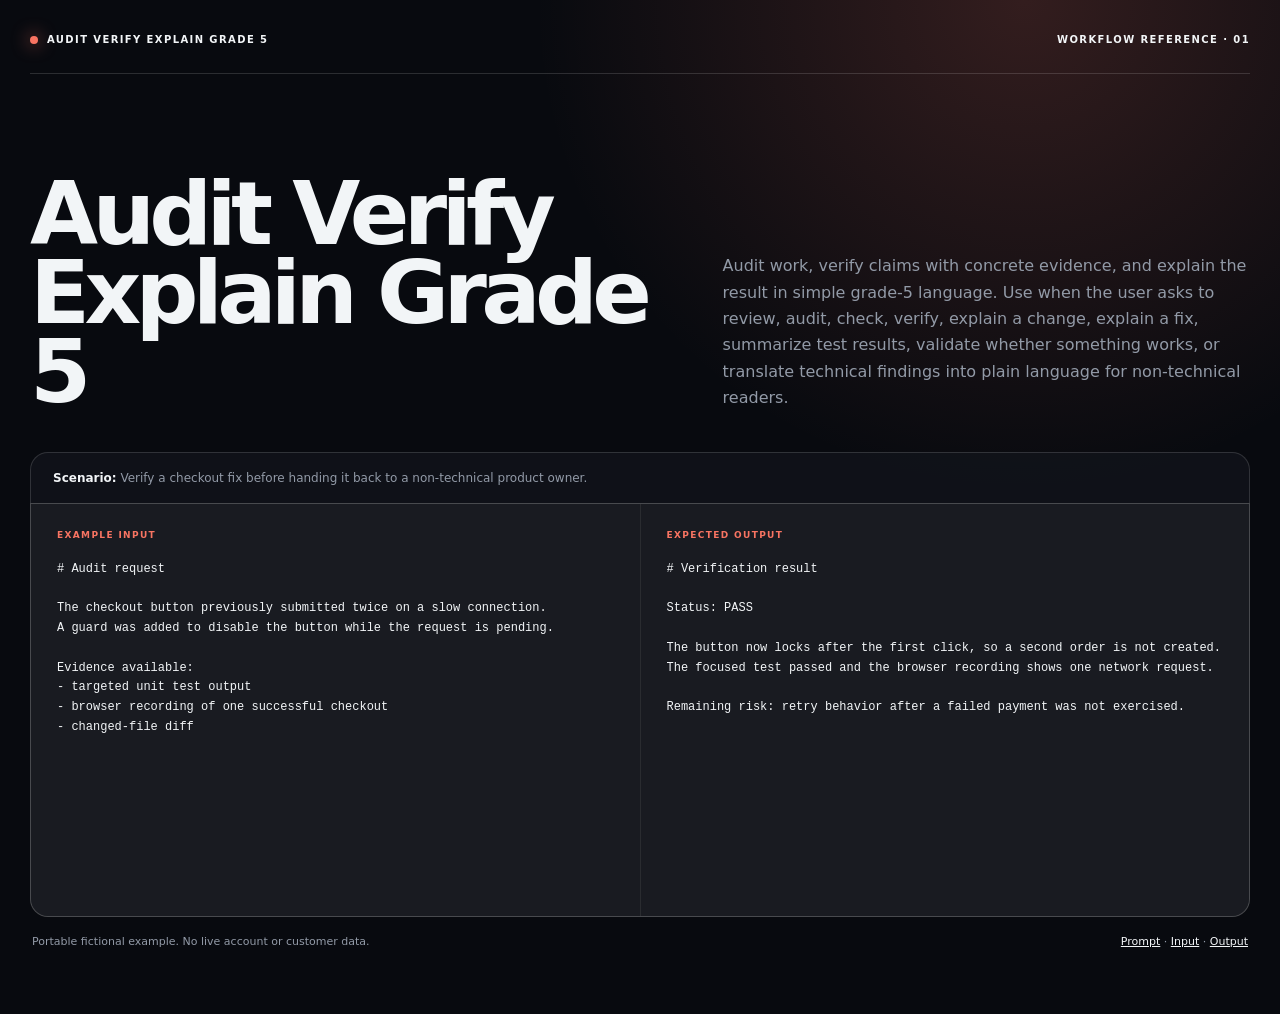
<file: .claude/skills/audit-verify-explain-grade-5/demo/index.html>
<!doctype html>
<html lang="en"><head><meta charset="utf-8"><meta name="viewport" content="width=device-width, initial-scale=1"><link rel="icon" href="data:,">
<title>Audit Verify Explain Grade 5 · Workflow Demo</title><style>:root{--bg:#080a0f;--panel:rgba(18,21,29,.72);--ink:#f2f5f7;--muted:#929aa7;--line:rgba(255,255,255,.14);--accent:hsl(7 92% 68%);font-family:Inter,ui-sans-serif,system-ui,-apple-system,BlinkMacSystemFont,"Segoe UI",sans-serif;color:var(--ink);background:var(--bg)}*{box-sizing:border-box}body{min-width:320px;margin:0;background:radial-gradient(circle at 80% 0,color-mix(in srgb,var(--accent) 18%,transparent),transparent 34%),var(--bg);color:var(--ink)}main{width:min(1220px,calc(100% - 40px));margin:auto;padding:22px 0 48px}nav{display:flex;align-items:center;justify-content:space-between;padding:12px 0 28px;border-bottom:1px solid var(--line);font-size:10px;font-weight:700;letter-spacing:.14em;text-transform:uppercase}nav span:first-child{display:flex;gap:9px;align-items:center}nav i{width:8px;height:8px;border-radius:50%;background:var(--accent);box-shadow:0 0 18px var(--accent)}header{display:grid;grid-template-columns:1.1fr .9fr;gap:48px;align-items:end;padding:clamp(52px,8vw,100px) 0 40px}h1{max-width:11ch;margin:0;font-size:clamp(46px,7vw,88px);line-height:.9;letter-spacing:-.065em}header p{max-width:52ch;margin:0;color:var(--muted);line-height:1.65}.scenario{padding:18px 22px;border:1px solid var(--line);border-bottom:0;border-radius:18px 18px 0 0;background:var(--panel);color:var(--muted);font-size:12px}.scenario b{color:var(--ink)}.handoff{display:grid;grid-template-columns:1fr 1fr;gap:1px;overflow:hidden;border:1px solid var(--line);border-radius:0 0 18px 18px;background:var(--line)}article{min-width:0;padding:26px;background:var(--panel)}article>span{display:block;margin-bottom:20px;color:var(--accent);font-size:9px;font-weight:800;letter-spacing:.15em;text-transform:uppercase}pre{min-height:330px;margin:0;overflow:auto;white-space:pre-wrap;color:var(--ink);font:12px/1.65 ui-monospace,SFMono-Regular,Menlo,monospace}.links{display:flex;justify-content:space-between;padding:18px 2px;color:var(--muted);font-size:11px}.links a{color:var(--ink)}@media(max-width:760px){header,.handoff{grid-template-columns:1fr}header{gap:24px}h1{font-size:52px}pre{min-height:0}.links{flex-direction:column;gap:10px}}</style></head>
<body><main>
<nav><span><i></i>Audit Verify Explain Grade 5</span><span>Workflow reference · 01</span></nav>
<header><h1>Audit Verify Explain Grade 5</h1><p>Audit work, verify claims with concrete evidence, and explain the result in simple grade-5 language. Use when the user asks to review, audit, check, verify, explain a change, explain a fix, summarize test results, validate whether something works, or translate technical findings into plain language for non-technical readers.</p></header>
<div class="scenario"><b>Scenario:</b> Verify a checkout fix before handing it back to a non-technical product owner.</div>
<section class="handoff" aria-label="Example input and expected output">
<article><span>Example input</span><pre># Audit request

The checkout button previously submitted twice on a slow connection.
A guard was added to disable the button while the request is pending.

Evidence available:
- targeted unit test output
- browser recording of one successful checkout
- changed-file diff</pre></article>
<article><span>Expected output</span><pre># Verification result

Status: PASS

The button now locks after the first click, so a second order is not created.
The focused test passed and the browser recording shows one network request.

Remaining risk: retry behavior after a failed payment was not exercised.</pre></article>
</section>
<footer class="links"><span>Portable fictional example. No live account or customer data.</span><span><a href="PROMPT.md">Prompt</a> · <a href="input.md">Input</a> · <a href="expected-output.md">Output</a></span></footer>
</main></body></html>
</file>
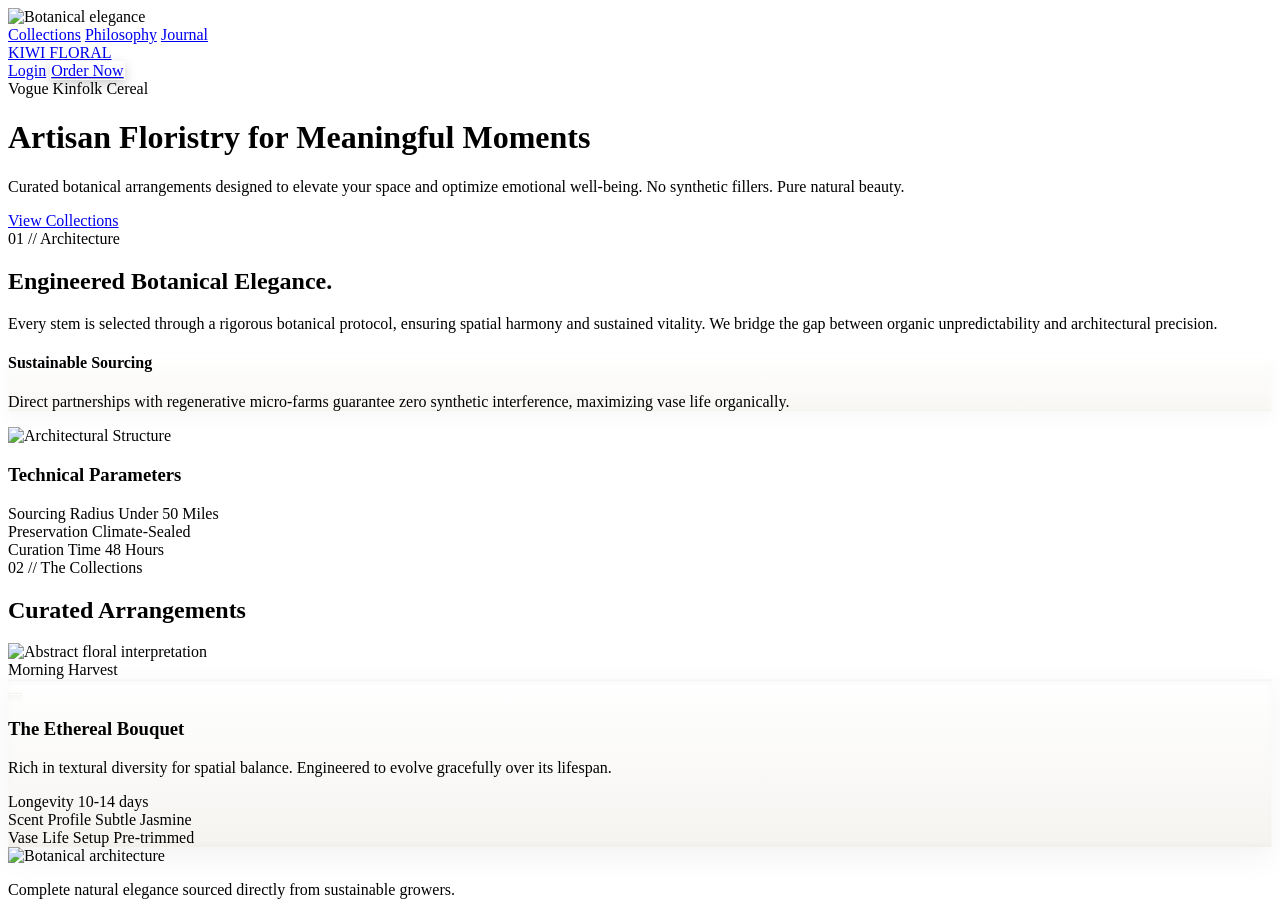
<file: .claude/skills/aura-asset-images/demo/index.html>
<!doctype html>
<html lang="en">
<head>
  <meta charset="utf-8">
  <meta name="viewport" content="width=device-width, initial-scale=1">
  <meta name="neuform-sandboxed-demo" content="1">
  <meta http-equiv="Content-Security-Policy" content="default-src 'none'; connect-src 'self'; frame-src 'self'; script-src 'unsafe-inline'; style-src 'unsafe-inline'; base-uri 'none'; form-action 'none'; object-src 'none'">
  <title>Sandboxed Neuform demo</title>
  <style>
    html, body, iframe { width: 100%; height: 100%; margin: 0; border: 0; }
    body { overflow: hidden; background: #0b0b0b; }
    iframe { display: block; background: white; }
    .error { box-sizing: border-box; min-height: 100%; padding: 32px; color: #fff; font: 16px/1.5 system-ui, sans-serif; }
  </style>
</head>
<body>
  <iframe id="neuform-demo" title="Sandboxed Neuform design demo" sandbox="allow-scripts" referrerpolicy="no-referrer"></iframe>
  <script>
    const encodedHtml = "[base64]";
    const assetFiles = ["assets/page-01-65695f80-23f9-46ee-8487-cbb6c93cc48b-3840w.webp","assets/page-02-724142aa-44a6-48d3-9cf3-761e00d05b78-1600w.jpg","assets/page-03-4734259a-bad7-422f-981e-ce01e79184f2-1600w.jpg","assets/page-04-005600e5-f6ab-4e59-bc86-eaeb02797dfa-1600w.jpg","assets/page-05-e534354d-c5f2-4399-a1d9-2f50338e8c47-1600w.jpg","assets/page-06-fb6415fd-bf4d-4ccf-8e9d-7ab445e99207-1600w.jpg"];
    const runtimeFiles = ["../../../../assets/runtime/runtime-027051effa47-gsap-min.js","../../../../assets/runtime/runtime-163ebd087cfc-iconify-icon-min.js","../../../../assets/runtime/runtime-689ca8dda44c-scrolltrigger-min.js","../../../../assets/runtime/runtime-ccc8894b3418-runtime.js"];
    const frame = document.getElementById("neuform-demo");
    const decodeBytes = (value) => Uint8Array.from(atob(value), (character) => character.charCodeAt(0));
    const decode = (value) => new TextDecoder().decode(decodeBytes(value));
    const encodeBytes = (bytes) => {
      let binary = "";
      for (let index = 0; index < bytes.length; index += 32768) {
        binary += String.fromCharCode(...bytes.subarray(index, index + 32768));
      }
      return btoa(binary);
    };
    const mediaTypes = {
      avif: "image/avif",
      gif: "image/gif",
      jpg: "image/jpeg",
      jpeg: "image/jpeg",
      mp4: "video/mp4",
      png: "image/png",
      webm: "video/webm",
      webp: "image/webp"
    };
    const loadAsset = async (file) => {
      const response = await fetch(file, { cache: "no-store", credentials: "omit", redirect: "error" });
      if (!response.ok) throw new Error("Could not load local demo asset: " + file);
      const extension = file.split(".").pop().toLowerCase();
      const contentType = mediaTypes[extension] || "application/octet-stream";
      const bytes = new Uint8Array(await response.arrayBuffer());
      return { base64: encodeBytes(bytes), contentType, file, kind: "asset" };
    };
    Promise.allSettled(assetFiles.map(loadAsset)).then((results) => {
      const runtimeSources = runtimeFiles.map((file) => new URL(file, location.href).href).join(" ");
      const source = decode(encodedHtml).replace("__NEUFORM_RUNTIME_SOURCES__", runtimeSources);
      const mediaAssets = [];
      for (const result of results) {
        if (result.status !== "fulfilled") continue;
        mediaAssets.push(result.value);
      }
      frame.addEventListener("load", () => {
        frame.contentWindow.postMessage({ type: "neuform-assets-v1", assets: mediaAssets }, "*");
      }, { once: true });
      frame.srcdoc = source;
    }).catch((error) => {
      document.body.innerHTML = '<div class="error">Unable to load this sandboxed demo.</div>';
      console.error(error);
    });
  </script>
</body>
</html>
</file>
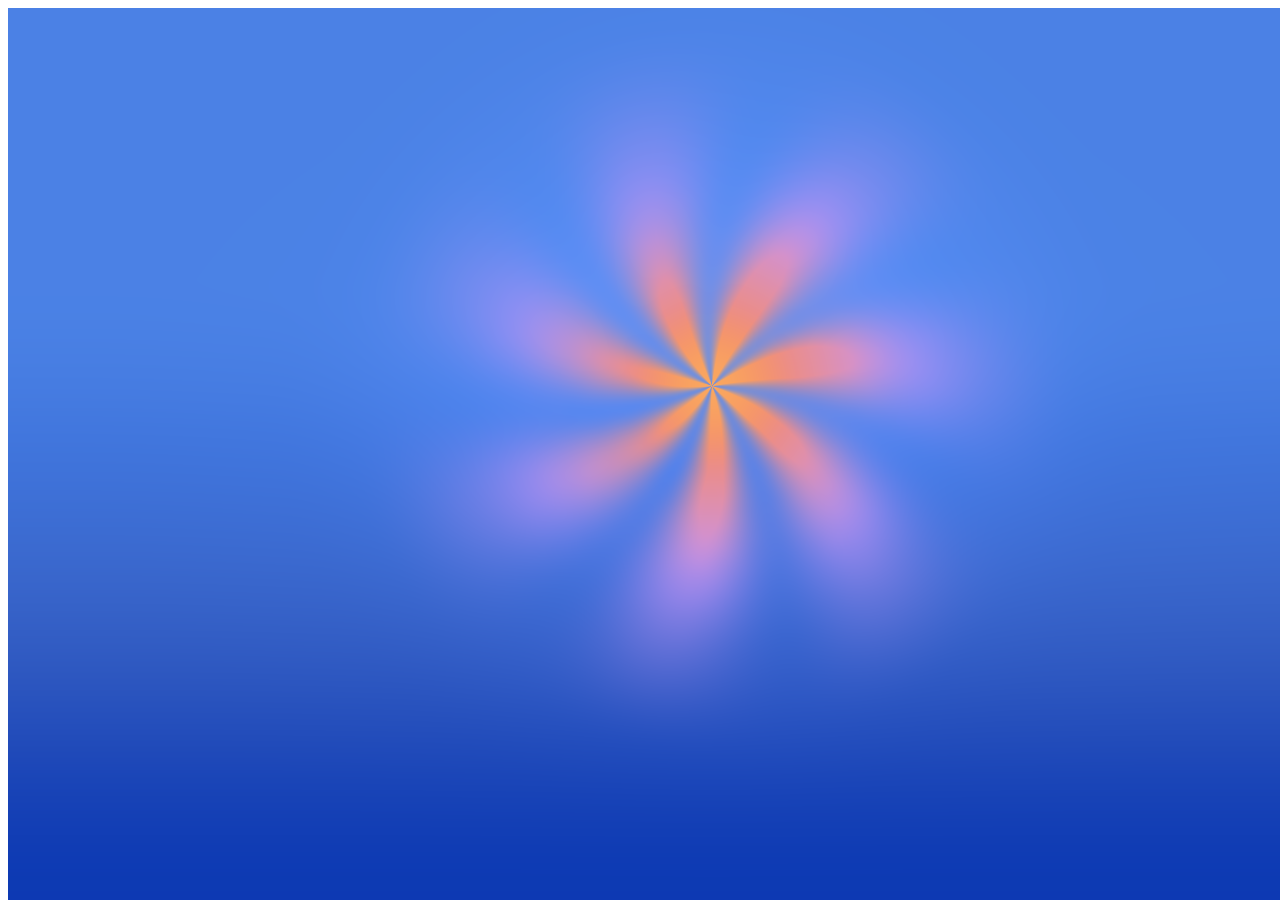
<file: .claude/skills/background-grid-webgl/demo/index.html>
<!doctype html>
<html lang="en">
<head>
  <meta charset="utf-8">
  <meta name="viewport" content="width=device-width, initial-scale=1">
  <meta name="neuform-sandboxed-demo" content="1">
  <meta http-equiv="Content-Security-Policy" content="default-src 'none'; connect-src 'self'; frame-src 'self'; script-src 'unsafe-inline'; style-src 'unsafe-inline'; base-uri 'none'; form-action 'none'; object-src 'none'">
  <title>Sandboxed Neuform demo</title>
  <style>
    html, body, iframe { width: 100%; height: 100%; margin: 0; border: 0; }
    body { overflow: hidden; background: #0b0b0b; }
    iframe { display: block; background: white; }
    .error { box-sizing: border-box; min-height: 100%; padding: 32px; color: #fff; font: 16px/1.5 system-ui, sans-serif; }
  </style>
</head>
<body>
  <iframe id="neuform-demo" title="Sandboxed Neuform design demo" sandbox="allow-scripts" referrerpolicy="no-referrer"></iframe>
  <script>
    const encodedHtml = "[base64]";
    const assetFiles = ["assets/page-01-2f563338-39fa-47ea-9761-658d4f3f84db-1600w.jpg","assets/page-02-4f5668c5-fc4a-44e0-bc5e-a664189d3c31-1600w.jpg","assets/page-03-77415a2e-dcbc-4748-a29d-fced4821881a-1600w.jpg","assets/page-04-c92852bb-a510-405a-85ab-ffa0fde136a4-1600w.jpg"];
    const runtimeFiles = ["../../../../assets/runtime/runtime-163ebd087cfc-iconify-icon-min.js","../../../../assets/runtime/runtime-ccc8894b3418-runtime.js"];
    const frame = document.getElementById("neuform-demo");
    const decodeBytes = (value) => Uint8Array.from(atob(value), (character) => character.charCodeAt(0));
    const decode = (value) => new TextDecoder().decode(decodeBytes(value));
    const encodeBytes = (bytes) => {
      let binary = "";
      for (let index = 0; index < bytes.length; index += 32768) {
        binary += String.fromCharCode(...bytes.subarray(index, index + 32768));
      }
      return btoa(binary);
    };
    const mediaTypes = {
      avif: "image/avif",
      gif: "image/gif",
      jpg: "image/jpeg",
      jpeg: "image/jpeg",
      mp4: "video/mp4",
      png: "image/png",
      webm: "video/webm",
      webp: "image/webp"
    };
    const loadAsset = async (file) => {
      const response = await fetch(file, { cache: "no-store", credentials: "omit", redirect: "error" });
      if (!response.ok) throw new Error("Could not load local demo asset: " + file);
      const extension = file.split(".").pop().toLowerCase();
      const contentType = mediaTypes[extension] || "application/octet-stream";
      const bytes = new Uint8Array(await response.arrayBuffer());
      return { base64: encodeBytes(bytes), contentType, file, kind: "asset" };
    };
    Promise.allSettled(assetFiles.map(loadAsset)).then((results) => {
      const runtimeSources = runtimeFiles.map((file) => new URL(file, location.href).href).join(" ");
      const source = decode(encodedHtml).replace("__NEUFORM_RUNTIME_SOURCES__", runtimeSources);
      const mediaAssets = [];
      for (const result of results) {
        if (result.status !== "fulfilled") continue;
        mediaAssets.push(result.value);
      }
      frame.addEventListener("load", () => {
        frame.contentWindow.postMessage({ type: "neuform-assets-v1", assets: mediaAssets }, "*");
      }, { once: true });
      frame.srcdoc = source;
    }).catch((error) => {
      document.body.innerHTML = '<div class="error">Unable to load this sandboxed demo.</div>';
      console.error(error);
    });
  </script>
</body>
</html>
</file>
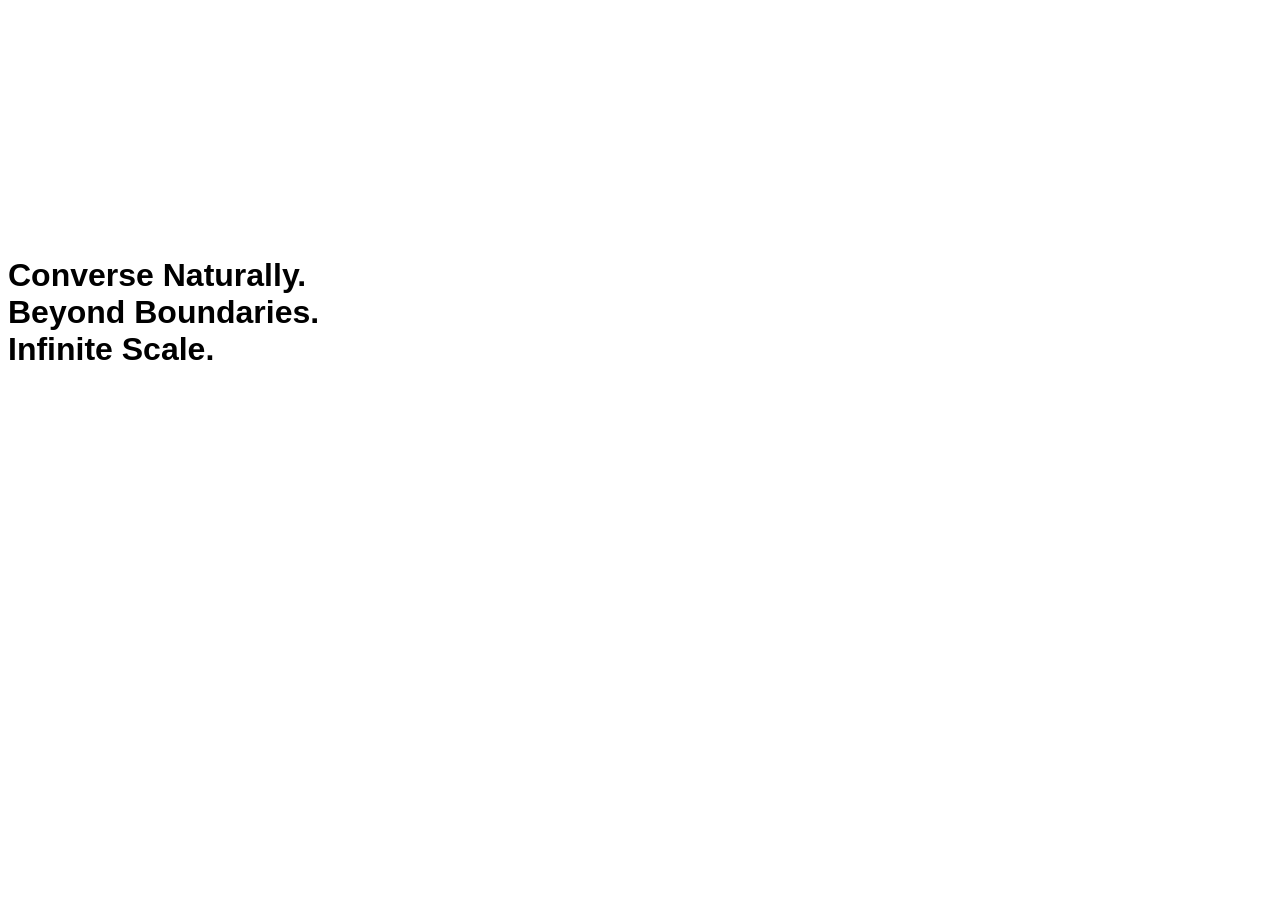
<file: .claude/skills/beautiful-shadows/demo/index.html>
<!doctype html>
<html lang="en">
<head>
  <meta charset="utf-8">
  <meta name="viewport" content="width=device-width, initial-scale=1">
  <meta name="neuform-sandboxed-demo" content="1">
  <meta http-equiv="Content-Security-Policy" content="default-src 'none'; connect-src 'self'; frame-src 'self'; script-src 'unsafe-inline'; style-src 'unsafe-inline'; base-uri 'none'; form-action 'none'; object-src 'none'">
  <title>Sandboxed Neuform demo</title>
  <style>
    html, body, iframe { width: 100%; height: 100%; margin: 0; border: 0; }
    body { overflow: hidden; background: #0b0b0b; }
    iframe { display: block; background: white; }
    .error { box-sizing: border-box; min-height: 100%; padding: 32px; color: #fff; font: 16px/1.5 system-ui, sans-serif; }
  </style>
</head>
<body>
  <iframe id="neuform-demo" title="Sandboxed Neuform design demo" sandbox="allow-scripts" referrerpolicy="no-referrer"></iframe>
  <script>
    const encodedHtml = "[base64]/[base64]";
    const assetFiles = [];
    const runtimeFiles = ["../../../../assets/runtime/runtime-027051effa47-gsap-min.js","../../../../assets/runtime/runtime-163ebd087cfc-iconify-icon-min.js","../../../../assets/runtime/runtime-25023b521d77-three-min.js","../../../../assets/runtime/runtime-689ca8dda44c-scrolltrigger-min.js","../../../../assets/runtime/runtime-ccc8894b3418-runtime.js"];
    const frame = document.getElementById("neuform-demo");
    const decodeBytes = (value) => Uint8Array.from(atob(value), (character) => character.charCodeAt(0));
    const decode = (value) => new TextDecoder().decode(decodeBytes(value));
    const encodeBytes = (bytes) => {
      let binary = "";
      for (let index = 0; index < bytes.length; index += 32768) {
        binary += String.fromCharCode(...bytes.subarray(index, index + 32768));
      }
      return btoa(binary);
    };
    const mediaTypes = {
      avif: "image/avif",
      gif: "image/gif",
      jpg: "image/jpeg",
      jpeg: "image/jpeg",
      mp4: "video/mp4",
      png: "image/png",
      webm: "video/webm",
      webp: "image/webp"
    };
    const loadAsset = async (file) => {
      const response = await fetch(file, { cache: "no-store", credentials: "omit", redirect: "error" });
      if (!response.ok) throw new Error("Could not load local demo asset: " + file);
      const extension = file.split(".").pop().toLowerCase();
      const contentType = mediaTypes[extension] || "application/octet-stream";
      const bytes = new Uint8Array(await response.arrayBuffer());
      return { base64: encodeBytes(bytes), contentType, file, kind: "asset" };
    };
    Promise.allSettled(assetFiles.map(loadAsset)).then((results) => {
      const runtimeSources = runtimeFiles.map((file) => new URL(file, location.href).href).join(" ");
      const source = decode(encodedHtml).replace("__NEUFORM_RUNTIME_SOURCES__", runtimeSources);
      const mediaAssets = [];
      for (const result of results) {
        if (result.status !== "fulfilled") continue;
        mediaAssets.push(result.value);
      }
      frame.addEventListener("load", () => {
        frame.contentWindow.postMessage({ type: "neuform-assets-v1", assets: mediaAssets }, "*");
      }, { once: true });
      frame.srcdoc = source;
    }).catch((error) => {
      document.body.innerHTML = '<div class="error">Unable to load this sandboxed demo.</div>';
      console.error(error);
    });
  </script>
</body>
</html>
</file>
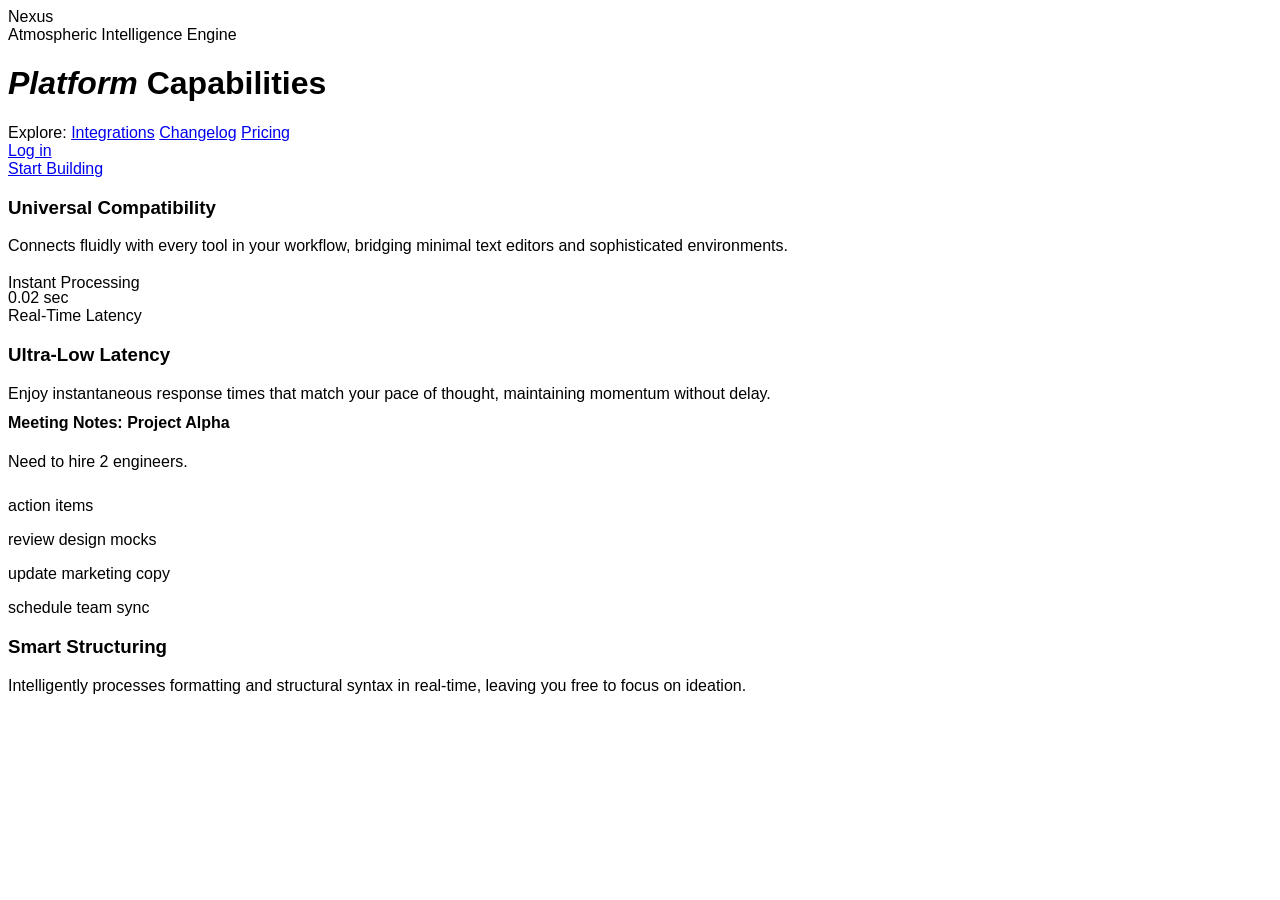
<file: .claude/skills/blue-cloudy-clean-modern/demo/index.html>
<!doctype html>
<html lang="en">
<head>
  <meta charset="utf-8">
  <meta name="viewport" content="width=device-width, initial-scale=1">
  <meta name="neuform-sandboxed-demo" content="1">
  <meta http-equiv="Content-Security-Policy" content="default-src 'none'; connect-src 'self'; frame-src 'self'; script-src 'unsafe-inline'; style-src 'unsafe-inline'; base-uri 'none'; form-action 'none'; object-src 'none'">
  <title>Sandboxed Neuform demo</title>
  <style>
    html, body, iframe { width: 100%; height: 100%; margin: 0; border: 0; }
    body { overflow: hidden; background: #0b0b0b; }
    iframe { display: block; background: white; }
    .error { box-sizing: border-box; min-height: 100%; padding: 32px; color: #fff; font: 16px/1.5 system-ui, sans-serif; }
  </style>
</head>
<body>
  <iframe id="neuform-demo" title="Sandboxed Neuform design demo" sandbox="allow-scripts" referrerpolicy="no-referrer"></iframe>
  <script>
    const encodedHtml = "[base64]/[base64]";
    const assetFiles = [];
    const runtimeFiles = ["../../../../assets/runtime/runtime-163ebd087cfc-iconify-icon-min.js","../../../../assets/runtime/runtime-ccc8894b3418-runtime.js"];
    const frame = document.getElementById("neuform-demo");
    const decodeBytes = (value) => Uint8Array.from(atob(value), (character) => character.charCodeAt(0));
    const decode = (value) => new TextDecoder().decode(decodeBytes(value));
    const encodeBytes = (bytes) => {
      let binary = "";
      for (let index = 0; index < bytes.length; index += 32768) {
        binary += String.fromCharCode(...bytes.subarray(index, index + 32768));
      }
      return btoa(binary);
    };
    const mediaTypes = {
      avif: "image/avif",
      gif: "image/gif",
      jpg: "image/jpeg",
      jpeg: "image/jpeg",
      mp4: "video/mp4",
      png: "image/png",
      webm: "video/webm",
      webp: "image/webp"
    };
    const loadAsset = async (file) => {
      const response = await fetch(file, { cache: "no-store", credentials: "omit", redirect: "error" });
      if (!response.ok) throw new Error("Could not load local demo asset: " + file);
      const extension = file.split(".").pop().toLowerCase();
      const contentType = mediaTypes[extension] || "application/octet-stream";
      const bytes = new Uint8Array(await response.arrayBuffer());
      return { base64: encodeBytes(bytes), contentType, file, kind: "asset" };
    };
    Promise.allSettled(assetFiles.map(loadAsset)).then((results) => {
      const runtimeSources = runtimeFiles.map((file) => new URL(file, location.href).href).join(" ");
      const source = decode(encodedHtml).replace("__NEUFORM_RUNTIME_SOURCES__", runtimeSources);
      const mediaAssets = [];
      for (const result of results) {
        if (result.status !== "fulfilled") continue;
        mediaAssets.push(result.value);
      }
      frame.addEventListener("load", () => {
        frame.contentWindow.postMessage({ type: "neuform-assets-v1", assets: mediaAssets }, "*");
      }, { once: true });
      frame.srcdoc = source;
    }).catch((error) => {
      document.body.innerHTML = '<div class="error">Unable to load this sandboxed demo.</div>';
      console.error(error);
    });
  </script>
</body>
</html>
</file>
